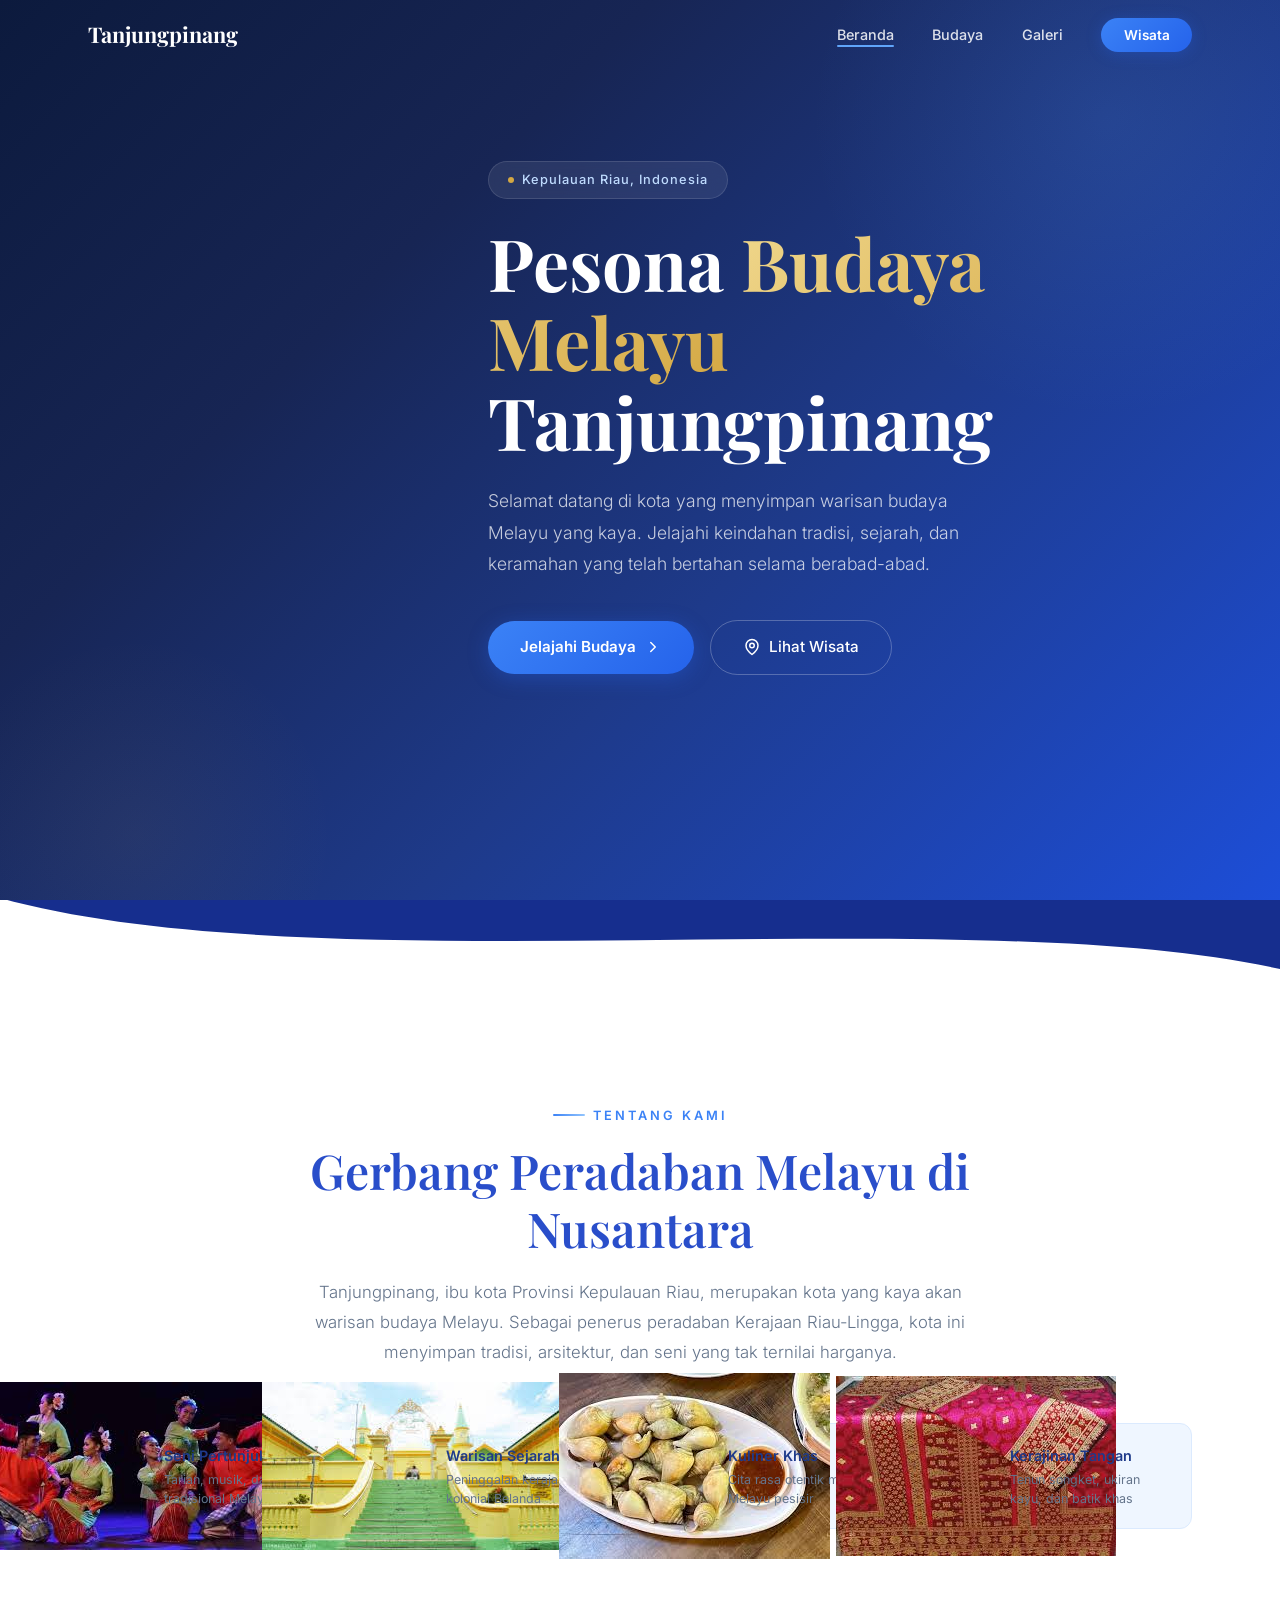
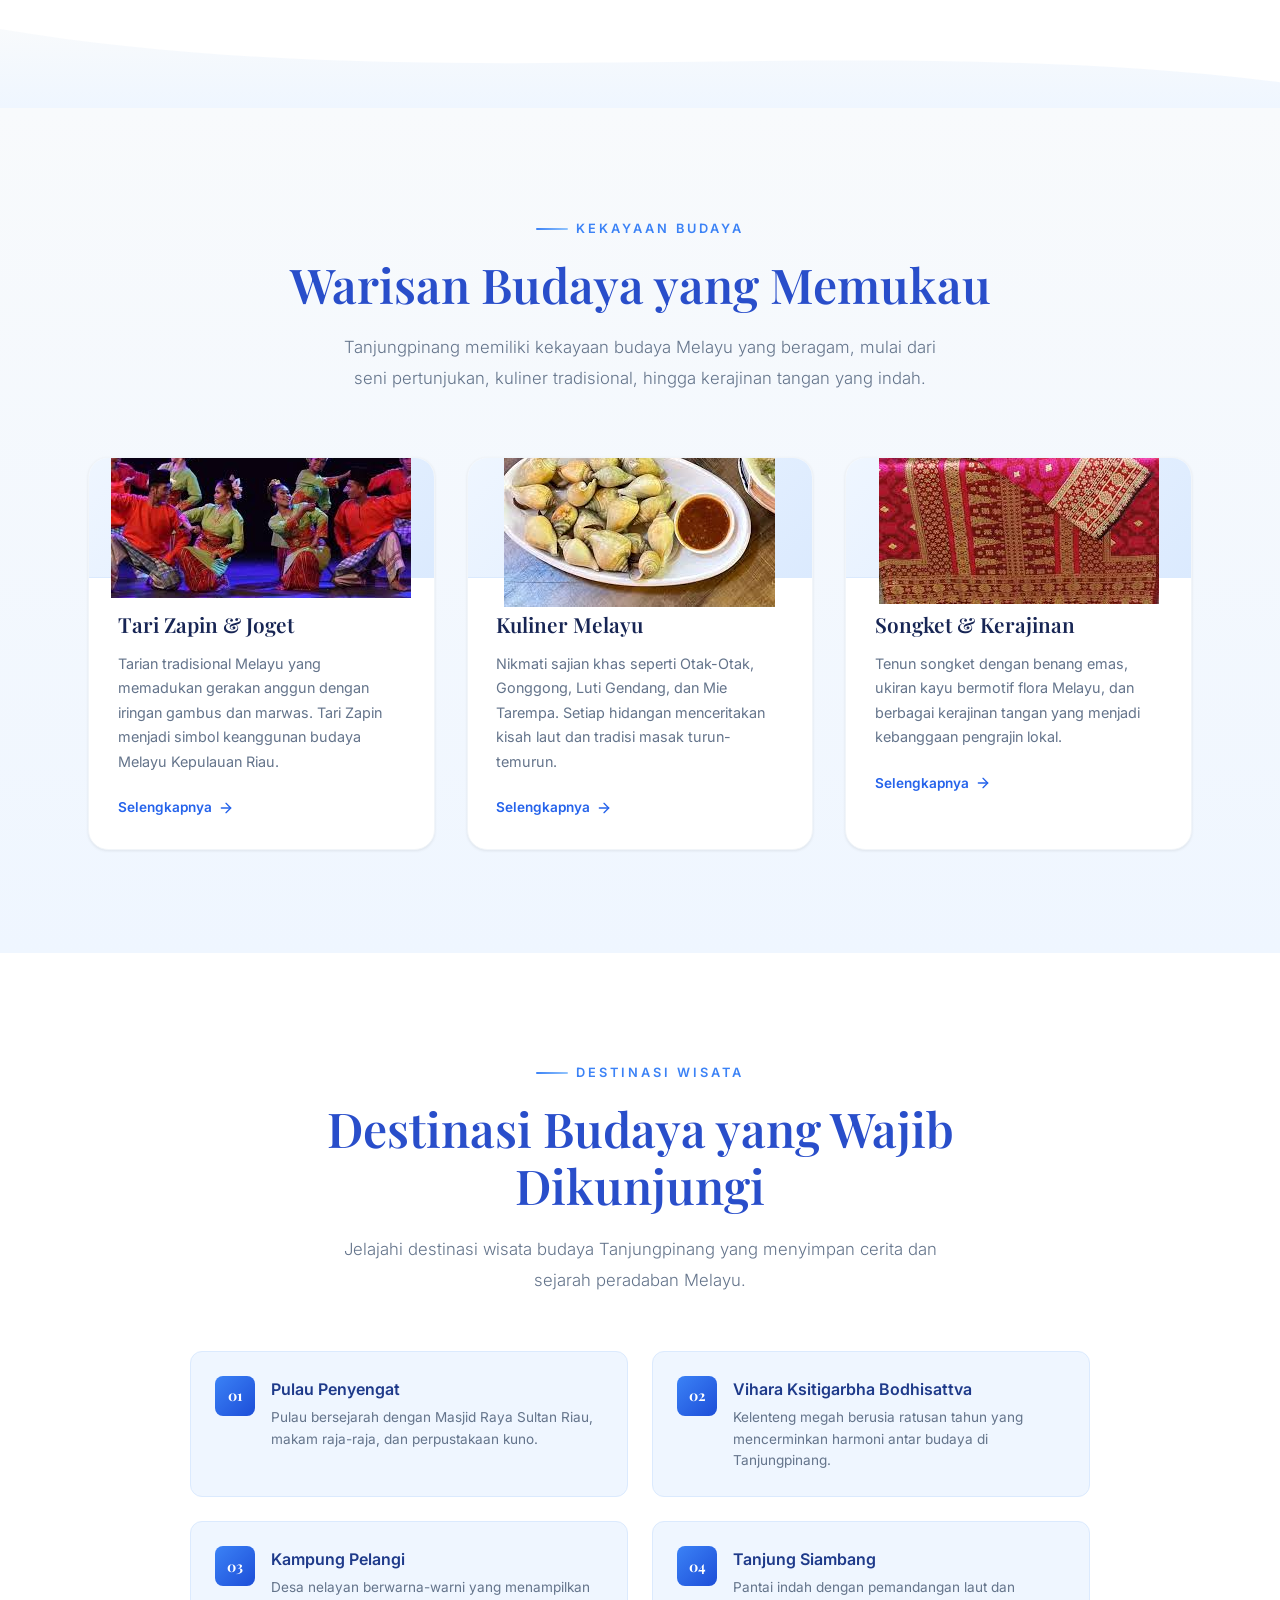
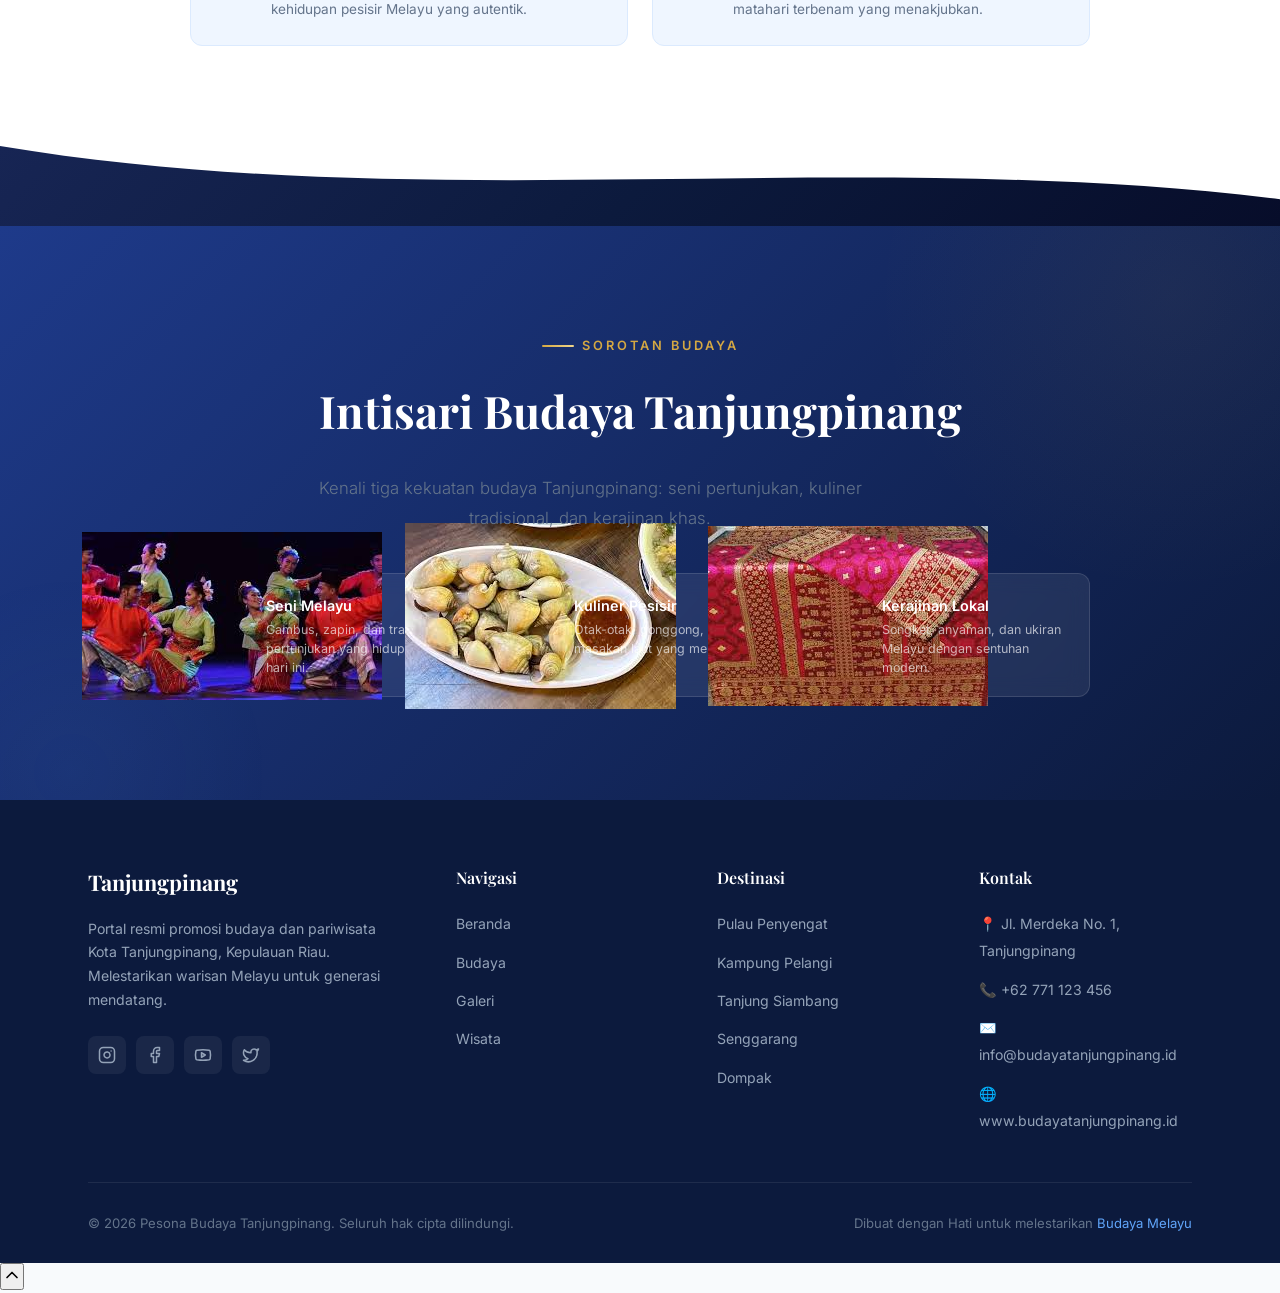
<file: index.html>
<!DOCTYPE html>
<html lang="id">
<head>
  <meta charset="UTF-8">
  <meta name="viewport" content="width=device-width, initial-scale=1.0">
  <meta name="description" content="Jelajahi keindahan dan kekayaan budaya Melayu Tanjungpinang, Kepulauan Riau. Temukan destinasi wisata, kuliner khas, seni tradisional, dan warisan sejarah yang memukau.">
  <meta name="keywords" content="Tanjungpinang, budaya Melayu, wisata Kepulauan Riau, Pulau Penyengat, seni tradisional, kuliner Melayu">
  <title>Pesona Budaya Tanjungpinang — Warisan Melayu Kepulauan Riau</title>
  <link rel="stylesheet" href="style.css">
</head>
<body>

  <!-- Page Loader -->
  <div class="page-loader" id="page-loader">
    <div class="loader-spinner"></div>
  </div>

  <!-- Scroll Progress Bar -->
  <div class="scroll-progress" id="scroll-progress"></div>

  <!-- ========== Section Navigasi ========== -->
  <nav class="navbar" id="navbar">
    <div class="container">
      <a href="index.html" class="nav-logo">
        <span>Tanjungpinang</span>
      </a>
      <ul class="nav-links" id="nav-links">
        <li><a href="index.html" class="active">Beranda</a></li>
        <li><a href="budaya.html">Budaya</a></li>
        <li><a href="galeri.html">Galeri</a></li>
        <li><a href="wisata.html" class="nav-cta">Wisata</a></li>
      </ul>
      <button class="nav-toggle" id="nav-toggle" aria-label="Toggle menu">
        <span></span>
        <span></span>
        <span></span>
      </button>
    </div>
  </nav>

  <!-- ========== Section Hero ========== -->
  <section class="hero" id="hero">
    <div class="hero-overlay"></div>
    <canvas id="hero-particles"></canvas>

    <!-- Floating Ornaments -->
    <div class="hero-ornament hero-ornament-1"></div>
    <div class="hero-ornament hero-ornament-2"></div>
    <div class="hero-ornament hero-ornament-3"></div>

    <div class="container hero-content">
      <div class="hero-badge">
        <span class="dot"></span>
        Kepulauan Riau, Indonesia
      </div>
      <h1>Pesona <span>Budaya Melayu</span> Tanjungpinang</h1>
      <p class="hero-desc">
        Selamat datang di kota yang menyimpan warisan budaya Melayu yang kaya. 
        Jelajahi keindahan tradisi, sejarah, dan keramahan yang telah bertahan selama berabad-abad.
      </p>
      <div class="hero-actions">
        <a href="budaya.html" class="btn-primary">
          Jelajahi Budaya
          <svg xmlns="http://www.w3.org/2000/svg" width="18" height="18" viewBox="0 0 24 24" fill="none" stroke="currentColor" stroke-width="2" stroke-linecap="round" stroke-linejoin="round"><path d="m9 18 6-6-6-6"/></svg>
        </a>
        <a href="wisata.html" class="btn-outline">
          <svg xmlns="http://www.w3.org/2000/svg" width="18" height="18" viewBox="0 0 24 24" fill="none" stroke="currentColor" stroke-width="2" stroke-linecap="round" stroke-linejoin="round"><path d="M20 10c0 6-8 12-8 12s-8-6-8-12a8 8 0 0 1 16 0Z"/><circle cx="12" cy="10" r="3"/></svg>
          Lihat Wisata
        </a>
      </div>
    </div>

    
  </section>

  <!-- Wave Divider: Hero → About -->
  <div class="wave-divider" style="background: var(--white); margin-top: -2px;">
    <svg viewBox="0 0 1440 100" preserveAspectRatio="none" xmlns="http://www.w3.org/2000/svg">
      <path fill="#162e8e" d="M0,0 C360,100 1080,0 1440,80 L1440,0 L0,0 Z"/>
    </svg>
  </div>

  <!-- ========== Section Tentang ========== -->
  <section class="about" id="tentang">
    <div class="container">
      <div class="about-centered reveal">
        <span class="section-label">Tentang Kami</span>
        <h2 class="section-title">Gerbang Peradaban Melayu di Nusantara</h2>
        <p class="section-subtitle about-desc">
          Tanjungpinang, ibu kota Provinsi Kepulauan Riau, merupakan kota yang kaya akan warisan budaya Melayu. 
          Sebagai penerus peradaban Kerajaan Riau-Lingga, kota ini menyimpan tradisi, arsitektur, dan seni yang 
          tak ternilai harganya.
        </p>
      </div>
      <div class="about-features stagger-children">
        <div class="about-feature">
          <div class="about-feature-icon"><img src="/gambar/Tari zapin" alt=""></div>
          <div>
            <h4>Seni Pertunjukan</h4>
            <p>Tarian, musik, dan teater tradisional Melayu</p>
          </div>
        </div>
        <div class="about-feature">
          <div class="about-feature-icon"><img src="/gambar/Masjid penyengat.jfif" alt=""></div>
          <div>
            <h4>Warisan Sejarah</h4>
            <p>Peninggalan kerajaan dan kolonial Belanda</p>
          </div>
        </div>
        <div class="about-feature">
          <div class="about-feature-icon"><img src="/gambar/gong-gong.jfif" alt=""></div>
          <div>
            <h4>Kuliner Khas</h4>
            <p>Cita rasa otentik masakan Melayu pesisir</p>
          </div>
        </div>
        <div class="about-feature">
          <div class="about-feature-icon"><img src="/gambar/songket.jfif" alt=""></div>
          <div>
            <h4>Kerajinan Tangan</h4>
            <p>Tenun songket, ukiran kayu, dan batik khas</p>
          </div>
        </div>
      </div>
    </div>
  </section>

  <!-- Wave Divider: About → Culture -->
  <div class="wave-divider" style="background: linear-gradient(180deg, var(--off-white) 0%, var(--blue-50) 100%); margin-top: -2px;">
    <svg viewBox="0 0 1440 80" preserveAspectRatio="none" xmlns="http://www.w3.org/2000/svg">
      <path fill="#ffffff" d="M0,0 C480,80 960,0 1440,60 L1440,0 L0,0 Z"/>
    </svg>
  </div>

  <!-- ========== Section Budaya ========== -->
  <section class="culture" id="budaya">
    <div class="container">
      <div class="culture-header reveal">
        <span class="section-label">Kekayaan Budaya</span>
        <h2 class="section-title">Warisan Budaya yang Memukau</h2>
        <p class="section-subtitle">
          Tanjungpinang memiliki kekayaan budaya Melayu yang beragam, mulai dari seni pertunjukan, 
          kuliner tradisional, hingga kerajinan tangan yang indah.
        </p>
      </div>

      <div class="culture-grid stagger-children">
        <!-- Card 1 -->
        <div class="culture-card">
          <div class="culture-card-icon">
            <span><img src="/gambar/Tari zapin" alt=""></span>
          </div>
          <div class="culture-card-body">
            <h3>Tari Zapin &amp; Joget</h3>
            <p>
              Tarian tradisional Melayu yang memadukan gerakan anggun dengan iringan gambus dan marwas. 
              Tari Zapin menjadi simbol keanggunan budaya Melayu Kepulauan Riau.
            </p>
            <a href="budaya.html" class="card-link">
              Selengkapnya
              <svg xmlns="http://www.w3.org/2000/svg" width="16" height="16" viewBox="0 0 24 24" fill="none" stroke="currentColor" stroke-width="2" stroke-linecap="round" stroke-linejoin="round"><path d="M5 12h14"/><path d="m12 5 7 7-7 7"/></svg>
            </a>
          </div>
        </div>

        <!-- Card 2 -->
        <div class="culture-card">
          <div class="culture-card-icon">
            <span><img src="/gambar/gong-gong.jfif" alt=""></span>
          </div>
          <div class="culture-card-body">
            <h3>Kuliner Melayu</h3>
            <p>
              Nikmati sajian khas seperti Otak-Otak, Gonggong, Luti Gendang, dan Mie Tarempa. 
              Setiap hidangan menceritakan kisah laut dan tradisi masak turun-temurun.
            </p>
            <a href="budaya.html" class="card-link">
              Selengkapnya
              <svg xmlns="http://www.w3.org/2000/svg" width="16" height="16" viewBox="0 0 24 24" fill="none" stroke="currentColor" stroke-width="2" stroke-linecap="round" stroke-linejoin="round"><path d="M5 12h14"/><path d="m12 5 7 7-7 7"/></svg>
            </a>
          </div>
        </div>

        <!-- Card 3 -->
        <div class="culture-card">
          <div class="culture-card-icon">
            <span><img src="/gambar/songket.jfif" alt=""></span>
          </div>
          <div class="culture-card-body">
            <h3>Songket &amp; Kerajinan</h3>
            <p>
              Tenun songket dengan benang emas, ukiran kayu bermotif flora Melayu, dan berbagai 
              kerajinan tangan yang menjadi kebanggaan pengrajin lokal.
            </p>
            <a href="budaya.html" class="card-link">
              Selengkapnya
              <svg xmlns="http://www.w3.org/2000/svg" width="16" height="16" viewBox="0 0 24 24" fill="none" stroke="currentColor" stroke-width="2" stroke-linecap="round" stroke-linejoin="round"><path d="M5 12h14"/><path d="m12 5 7 7-7 7"/></svg>
            </a>
          </div>
        </div>
      </div>
    </div>
  </section>

  <!-- ========== Section Destinasi ========== -->
  <section class="destinations" id="destinasi">
    <div class="container">
      <div class="dest-header reveal">
        <span class="section-label">Destinasi Wisata</span>
        <h2 class="section-title">Destinasi Budaya yang Wajib Dikunjungi</h2>
        <p class="section-subtitle">
          Jelajahi destinasi wisata budaya Tanjungpinang yang menyimpan cerita 
          dan sejarah peradaban Melayu.
        </p>
      </div>
      <div class="dest-list stagger-children">
        <div class="dest-item">
          <div class="dest-item-num">01</div>
          <div>
            <h4>Pulau Penyengat</h4>
            <p>Pulau bersejarah dengan Masjid Raya Sultan Riau, makam raja-raja, dan perpustakaan kuno.</p>
          </div>
        </div>
        <div class="dest-item">
          <div class="dest-item-num">02</div>
          <div>
            <h4>Vihara Ksitigarbha Bodhisattva</h4>
            <p>Kelenteng megah berusia ratusan tahun yang mencerminkan harmoni antar budaya di Tanjungpinang.</p>
          </div>
        </div>
        <div class="dest-item">
          <div class="dest-item-num">03</div>
          <div>
            <h4>Kampung Pelangi</h4>
            <p>Desa nelayan berwarna-warni yang menampilkan kehidupan pesisir Melayu yang autentik.</p>
          </div>
        </div>
        <div class="dest-item">
          <div class="dest-item-num">04</div>
          <div>
            <h4>Tanjung Siambang</h4>
            <p>Pantai indah dengan pemandangan laut dan matahari terbenam yang menakjubkan.</p>
          </div>
        </div>
      </div>
    </div>
  </section>

  <!-- Wave Divider: Destinations → Gurindam -->
  <div class="wave-divider" style="background: linear-gradient(135deg, var(--blue-900) 0%, var(--blue-950) 50%, #070d2a 100%); margin-top: -2px;">
    <svg viewBox="0 0 1440 80" preserveAspectRatio="none" xmlns="http://www.w3.org/2000/svg">
      <path fill="#ffffff" d="M0,0 C480,80 960,0 1440,60 L1440,0 L0,0 Z"/>
    </svg>
  </div>

  <!-- ========== Section Sorotan Budaya ========== -->
  <section class="gurindam" id="gurindam">
    <div class="container">
      <div class="gurindam-content reveal-scale">
        <span class="section-label gurindam-label">Sorotan Budaya</span>
        <h2 class="gurindam-title">Intisari Budaya Tanjungpinang</h2>
        <p class="section-subtitle">
          Kenali tiga kekuatan budaya Tanjungpinang: seni pertunjukan, kuliner tradisional, dan kerajinan khas.
        </p>
      </div>

      <div class="about-features stagger-children">
        <div class="about-feature reveal-scale">
          <div class="about-feature-icon"><img src="/gambar/Tari zapin" alt=""></div>
          <div>
            <h4>Seni Melayu</h4>
            <p>Gambus, zapin, dan tradisi pertunjukan yang hidup hingga hari ini.</p>
          </div>
        </div>
        <div class="about-feature reveal-scale">
          <div class="about-feature-icon"><img src="/gambar/gong-gong.jfif" alt=""></div>
          <div>
            <h4>Kuliner Pesisir</h4>
            <p>Otak-otak, gonggong, dan masakan laut yang menyejarah.</p>
          </div>
        </div>
        <div class="about-feature reveal-scale">
          <div class="about-feature-icon"><img src="/gambar/songket.jfif" alt=""></div>
          <div>
            <h4>Kerajinan Lokal</h4>
            <p>Songket, anyaman, dan ukiran Melayu dengan sentuhan modern.</p>
          </div>
        </div>
      </div>
    </div>
  </section>

  <!-- ========== Section Footer ========== -->
  <footer class="footer">
    <div class="container">
      <div class="footer-grid">
        <div class="footer-brand">
          <a href="index.html" class="nav-logo">
            <span>Tanjungpinang</span>
          </a>
          <p>
            Portal resmi promosi budaya dan pariwisata Kota Tanjungpinang, 
            Kepulauan Riau. Melestarikan warisan Melayu untuk generasi mendatang.
          </p>
          <div class="footer-socials">
            <a href="#" aria-label="Instagram">
              <svg xmlns="http://www.w3.org/2000/svg" width="18" height="18" viewBox="0 0 24 24" fill="none" stroke="currentColor" stroke-width="2" stroke-linecap="round" stroke-linejoin="round"><rect width="20" height="20" x="2" y="2" rx="5" ry="5"/><path d="M16 11.37A4 4 0 1 1 12.63 8 4 4 0 0 1 16 11.37z"/><line x1="17.5" x2="17.51" y1="6.5" y2="6.5"/></svg>
            </a>
            <a href="#" aria-label="Facebook">
              <svg xmlns="http://www.w3.org/2000/svg" width="18" height="18" viewBox="0 0 24 24" fill="none" stroke="currentColor" stroke-width="2" stroke-linecap="round" stroke-linejoin="round"><path d="M18 2h-3a5 5 0 0 0-5 5v3H7v4h3v8h4v-8h3l1-4h-4V7a1 1 0 0 1 1-1h3z"/></svg>
            </a>
            <a href="#" aria-label="YouTube">
              <svg xmlns="http://www.w3.org/2000/svg" width="18" height="18" viewBox="0 0 24 24" fill="none" stroke="currentColor" stroke-width="2" stroke-linecap="round" stroke-linejoin="round"><path d="M2.5 17a24.12 24.12 0 0 1 0-10 2 2 0 0 1 1.4-1.4 49.56 49.56 0 0 1 16.2 0A2 2 0 0 1 21.5 7a24.12 24.12 0 0 1 0 10 2 2 0 0 1-1.4 1.4 49.55 49.55 0 0 1-16.2 0A2 2 0 0 1 2.5 17"/><path d="m10 15 5-3-5-3z"/></svg>
            </a>
            <a href="#" aria-label="Twitter">
              <svg xmlns="http://www.w3.org/2000/svg" width="18" height="18" viewBox="0 0 24 24" fill="none" stroke="currentColor" stroke-width="2" stroke-linecap="round" stroke-linejoin="round"><path d="M22 4s-.7 2.1-2 3.4c1.6 10-9.4 17.3-18 11.6 2.2.1 4.4-.6 6-2C3 15.5.5 9.6 3 5c2.2 2.6 5.6 4.1 9 4-.9-4.2 4-6.6 7-3.8 1.1 0 3-1.2 3-1.2z"/></svg>
            </a>
          </div>
        </div>
        <div class="footer-col">
          <h4>Navigasi</h4>
          <ul>
            <li><a href="index.html">Beranda</a></li>
            <li><a href="budaya.html">Budaya</a></li>
            <li><a href="galeri.html">Galeri</a></li>
            <li><a href="wisata.html">Wisata</a></li>
          </ul>
        </div>
        <div class="footer-col">
          <h4>Destinasi</h4>
          <ul>
            <li><a href="#">Pulau Penyengat</a></li>
            <li><a href="#">Kampung Pelangi</a></li>
            <li><a href="#">Tanjung Siambang</a></li>
            <li><a href="#">Senggarang</a></li>
            <li><a href="#">Dompak</a></li>
          </ul>
        </div>
        <div class="footer-col">
          <h4>Kontak</h4>
          <ul>
            <li><a href="#">📍 Jl. Merdeka No. 1, Tanjungpinang</a></li>
            <li><a href="#">📞 +62 771 123 456</a></li>
            <li><a href="#">✉️ info@budayatanjungpinang.id</a></li>
            <li><a href="#">🌐 www.budayatanjungpinang.id</a></li>
          </ul>
        </div>
      </div>
      <div class="footer-bottom">
        <span>&copy; 2026 Pesona Budaya Tanjungpinang. Seluruh hak cipta dilindungi.</span>
        <span>
          Dibuat dengan Hati untuk melestarikan <a href="#">Budaya Melayu</a>
        </span>
      </div>
    </div>
  </footer>

  <!-- Back to Top Button -->
  <button class="back-to-top" id="back-to-top" aria-label="Kembali ke atas">
    <svg xmlns="http://www.w3.org/2000/svg" width="20" height="20" viewBox="0 0 24 24" fill="none" stroke="currentColor" stroke-width="2" stroke-linecap="round" stroke-linejoin="round"><path d="m18 15-6-6-6 6"/></svg>
  </button>

  <script src="script.js"></script>
</body>
</html>
</file>
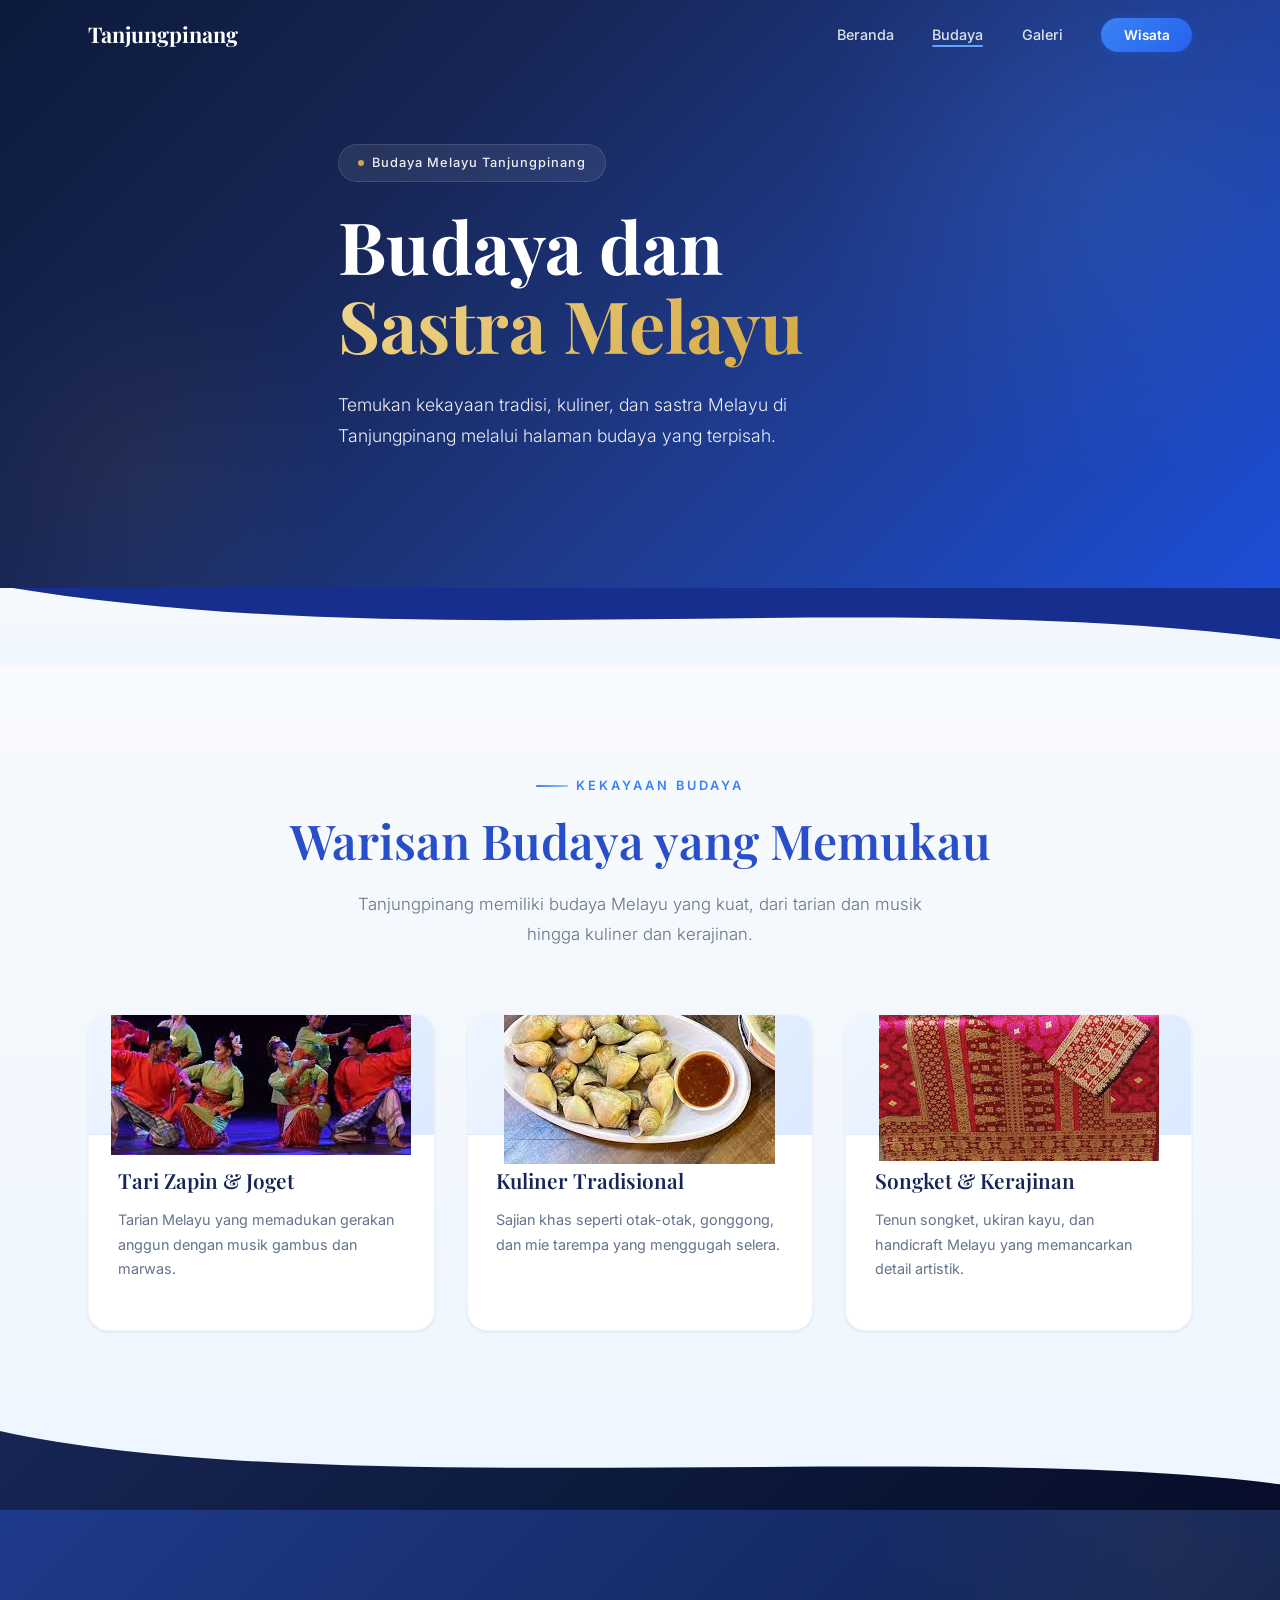
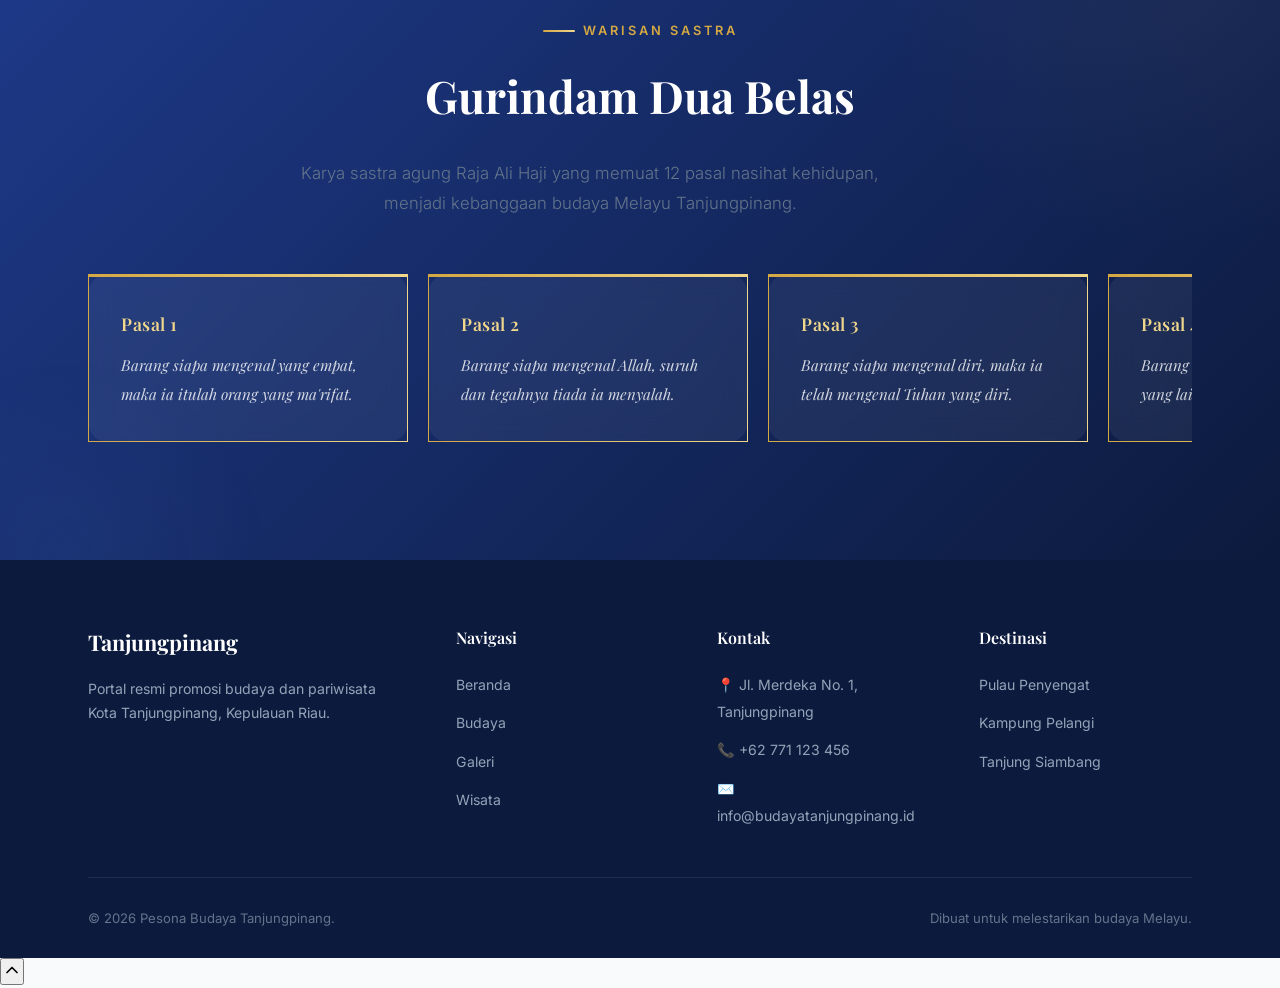
<file: budaya.html>
<!DOCTYPE html>
<html lang="id">
<head>
  <meta charset="UTF-8">
  <meta name="viewport" content="width=device-width, initial-scale=1.0">
  <meta name="description" content="Budaya Melayu Tanjungpinang dan Gurindam Dua Belas dalam pengalaman halaman terpisah.">
  <title>Budaya — Pesona Budaya Tanjungpinang</title>
  <link rel="stylesheet" href="style.css">
</head>
<body>

  <!-- Page Loader -->
  <div class="page-loader" id="page-loader">
    <div class="loader-spinner"></div>
  </div>

  <!-- Scroll Progress Bar -->
  <div class="scroll-progress" id="scroll-progress"></div>

  <nav class="navbar" id="navbar">
    <div class="container">
      <a href="index.html" class="nav-logo">
        <span>Tanjungpinang</span>
      </a>
      <ul class="nav-links" id="nav-links">
        <li><a href="index.html">Beranda</a></li>
        <li><a href="budaya.html" class="active">Budaya</a></li>
        <li><a href="galeri.html">Galeri</a></li>
        <li><a href="wisata.html" class="nav-cta">Wisata</a></li>
      </ul>
      <button class="nav-toggle" id="nav-toggle" aria-label="Toggle menu">
        <span></span>
        <span></span>
        <span></span>
      </button>
    </div>
  </nav>

  <section class="hero culture-hero">
    <div class="hero-overlay"></div>
    <div class="hero-ornament hero-ornament-1"></div>
    <div class="hero-ornament hero-ornament-2"></div>
    <div class="container hero-content">
      <div class="hero-badge">
        <span class="dot"></span>
        Budaya Melayu Tanjungpinang
      </div>
      <h1>Budaya dan <span>Sastra Melayu</span></h1>
      <p class="hero-desc">
        Temukan kekayaan tradisi, kuliner, dan sastra Melayu di Tanjungpinang melalui halaman budaya yang terpisah.
      </p>
    </div>
  </section>

  <!-- Wave Divider -->
  <div class="wave-divider" style="background: linear-gradient(180deg, var(--off-white) 0%, var(--blue-50) 100%); margin-top: -2px;">
    <svg viewBox="0 0 1440 80" preserveAspectRatio="none" xmlns="http://www.w3.org/2000/svg">
      <path fill="#162e8e" d="M0,0 C480,80 960,0 1440,60 L1440,0 L0,0 Z"/>
    </svg>
  </div>

  <main>
    <section class="culture" id="budaya">
      <div class="container">
        <div class="culture-header reveal">
          <span class="section-label">Kekayaan Budaya</span>
          <h2 class="section-title">Warisan Budaya yang Memukau</h2>
          <p class="section-subtitle">
            Tanjungpinang memiliki budaya Melayu yang kuat, dari tarian dan musik hingga kuliner dan kerajinan.
          </p>
        </div>

        <div class="culture-grid stagger-children">
          <div class="culture-card">
            <div class="culture-card-icon">
              <span><img src="/gambar/Tari zapin" alt=""></span>
            </div>
            <div class="culture-card-body">
              <h3>Tari Zapin &amp; Joget</h3>
              <p>
                Tarian Melayu yang memadukan gerakan anggun dengan musik gambus dan marwas.
              </p>
            </div>
          </div>
          <div class="culture-card">
            <div class="culture-card-icon">
              <span><img src="/gambar/gong-gong.jfif" alt=""></span>
            </div>
            <div class="culture-card-body">
              <h3>Kuliner Tradisional</h3>
              <p>
                Sajian khas seperti otak-otak, gonggong, dan mie tarempa yang menggugah selera.
              </p>
            </div>
          </div>
          <div class="culture-card">
            <div class="culture-card-icon">
              <span><img src="/gambar/songket.jfif" alt=""></span>
            </div>
            <div class="culture-card-body">
              <h3>Songket &amp; Kerajinan</h3>
              <p>
                Tenun songket, ukiran kayu, dan handicraft Melayu yang memancarkan detail artistik.
              </p>
            </div>
          </div>
        </div>
      </div>
    </section>

    <!-- Wave Divider: Culture → Gurindam -->
    <div class="wave-divider" style="background: linear-gradient(135deg, var(--blue-900) 0%, var(--blue-950) 50%, #070d2a 100%); margin-top: -2px;">
      <svg viewBox="0 0 1440 80" preserveAspectRatio="none" xmlns="http://www.w3.org/2000/svg">
        <path fill="var(--blue-50)" d="M0,0 C360,80 1080,10 1440,60 L1440,0 L0,0 Z"/>
      </svg>
    </div>

    <section class="gurindam" id="gurindam">
      <div class="container">
        <div class="gurindam-content reveal-scale">
          <span class="section-label gurindam-label">Warisan Sastra</span>
          <h2 class="gurindam-title">Gurindam Dua Belas</h2>
          <p class="section-subtitle">
            Karya sastra agung Raja Ali Haji yang memuat 12 pasal nasihat kehidupan, menjadi kebanggaan budaya Melayu Tanjungpinang.
          </p>
        </div>

        <div class="gurindam-slider-wrapper reveal-scale">
          <div class="gurindam-slider">
            <article class="gurindam-card">
              <h3>Pasal 1</h3>
              <p>Barang siapa mengenal yang empat, maka ia itulah orang yang ma'rifat.</p>
            </article>
            <article class="gurindam-card">
              <h3>Pasal 2</h3>
              <p>Barang siapa mengenal Allah, suruh dan tegahnya tiada ia menyalah.</p>
            </article>
            <article class="gurindam-card">
              <h3>Pasal 3</h3>
              <p>Barang siapa mengenal diri, maka ia telah mengenal Tuhan yang diri.</p>
            </article>
            <article class="gurindam-card">
              <h3>Pasal 4</h3>
              <p>Barang siapa mengenal Allah, tidak yang lain ia sembah dan sembahnya.</p>
            </article>
            <article class="gurindam-card">
              <h3>Pasal 5</h3>
              <p>Barang siapa mengenal niat, ia itulah yang mengadili perbuatan.</p>
            </article>
            <article class="gurindam-card">
              <h3>Pasal 6</h3>
              <p>Barang siapa mengenal amal, ia itulah yang menjadi timbangannya.</p>
            </article>
            <article class="gurindam-card">
              <h3>Pasal 7</h3>
              <p>Barang siapa mengenal bakti, ia itulah orang yang membelah adat.</p>
            </article>
            <article class="gurindam-card">
              <h3>Pasal 8</h3>
              <p>Barang siapa mengenal taat, ia itulah orang yang memelihara diri.</p>
            </article>
            <article class="gurindam-card">
              <h3>Pasal 9</h3>
              <p>Barang siapa mengenal jujur, ia itulah tempat orang memberi amanat.</p>
            </article>
            <article class="gurindam-card">
              <h3>Pasal 10</h3>
              <p>Barang siapa mengenal putus, itu tanda tiada bersabar.</p>
            </article>
            <article class="gurindam-card">
              <h3>Pasal 11</h3>
              <p>Barang siapa mengenal sungguh, ia itulah orang yang sudah berkah.</p>
            </article>
            <article class="gurindam-card">
              <h3>Pasal 12</h3>
              <p>Barang siapa mengenal cinta, tiada mengharap puji serta kata.</p>
            </article>
          </div>
        </div>
      </div>
    </section>
  </main>

  <footer class="footer">
    <div class="container">
      <div class="footer-grid">
        <div class="footer-brand">
          <a href="index.html" class="nav-logo">
            <span>Tanjungpinang</span>
          </a>
          <p>
            Portal resmi promosi budaya dan pariwisata Kota Tanjungpinang, Kepulauan Riau.
          </p>
        </div>
        <div class="footer-col">
          <h4>Navigasi</h4>
          <ul>
            <li><a href="index.html">Beranda</a></li>
            <li><a href="budaya.html">Budaya</a></li>
            <li><a href="galeri.html">Galeri</a></li>
            <li><a href="wisata.html">Wisata</a></li>
          </ul>
        </div>
        <div class="footer-col">
          <h4>Kontak</h4>
          <ul>
            <li><a href="#">📍 Jl. Merdeka No. 1, Tanjungpinang</a></li>
            <li><a href="#">📞 +62 771 123 456</a></li>
            <li><a href="#">✉️ info@budayatanjungpinang.id</a></li>
          </ul>
        </div>
        <div class="footer-col">
          <h4>Destinasi</h4>
          <ul>
            <li><a href="#">Pulau Penyengat</a></li>
            <li><a href="#">Kampung Pelangi</a></li>
            <li><a href="#">Tanjung Siambang</a></li>
          </ul>
        </div>
      </div>
      <div class="footer-bottom">
        <span>&copy; 2026 Pesona Budaya Tanjungpinang.</span>
        <span>Dibuat untuk melestarikan budaya Melayu.</span>
      </div>
    </div>
  </footer>

  <!-- Back to Top -->
  <button class="back-to-top" id="back-to-top" aria-label="Kembali ke atas">
    <svg xmlns="http://www.w3.org/2000/svg" width="20" height="20" viewBox="0 0 24 24" fill="none" stroke="currentColor" stroke-width="2" stroke-linecap="round" stroke-linejoin="round"><path d="m18 15-6-6-6 6"/></svg>
  </button>

  <script src="script.js"></script>
</body>
</html>
</file>
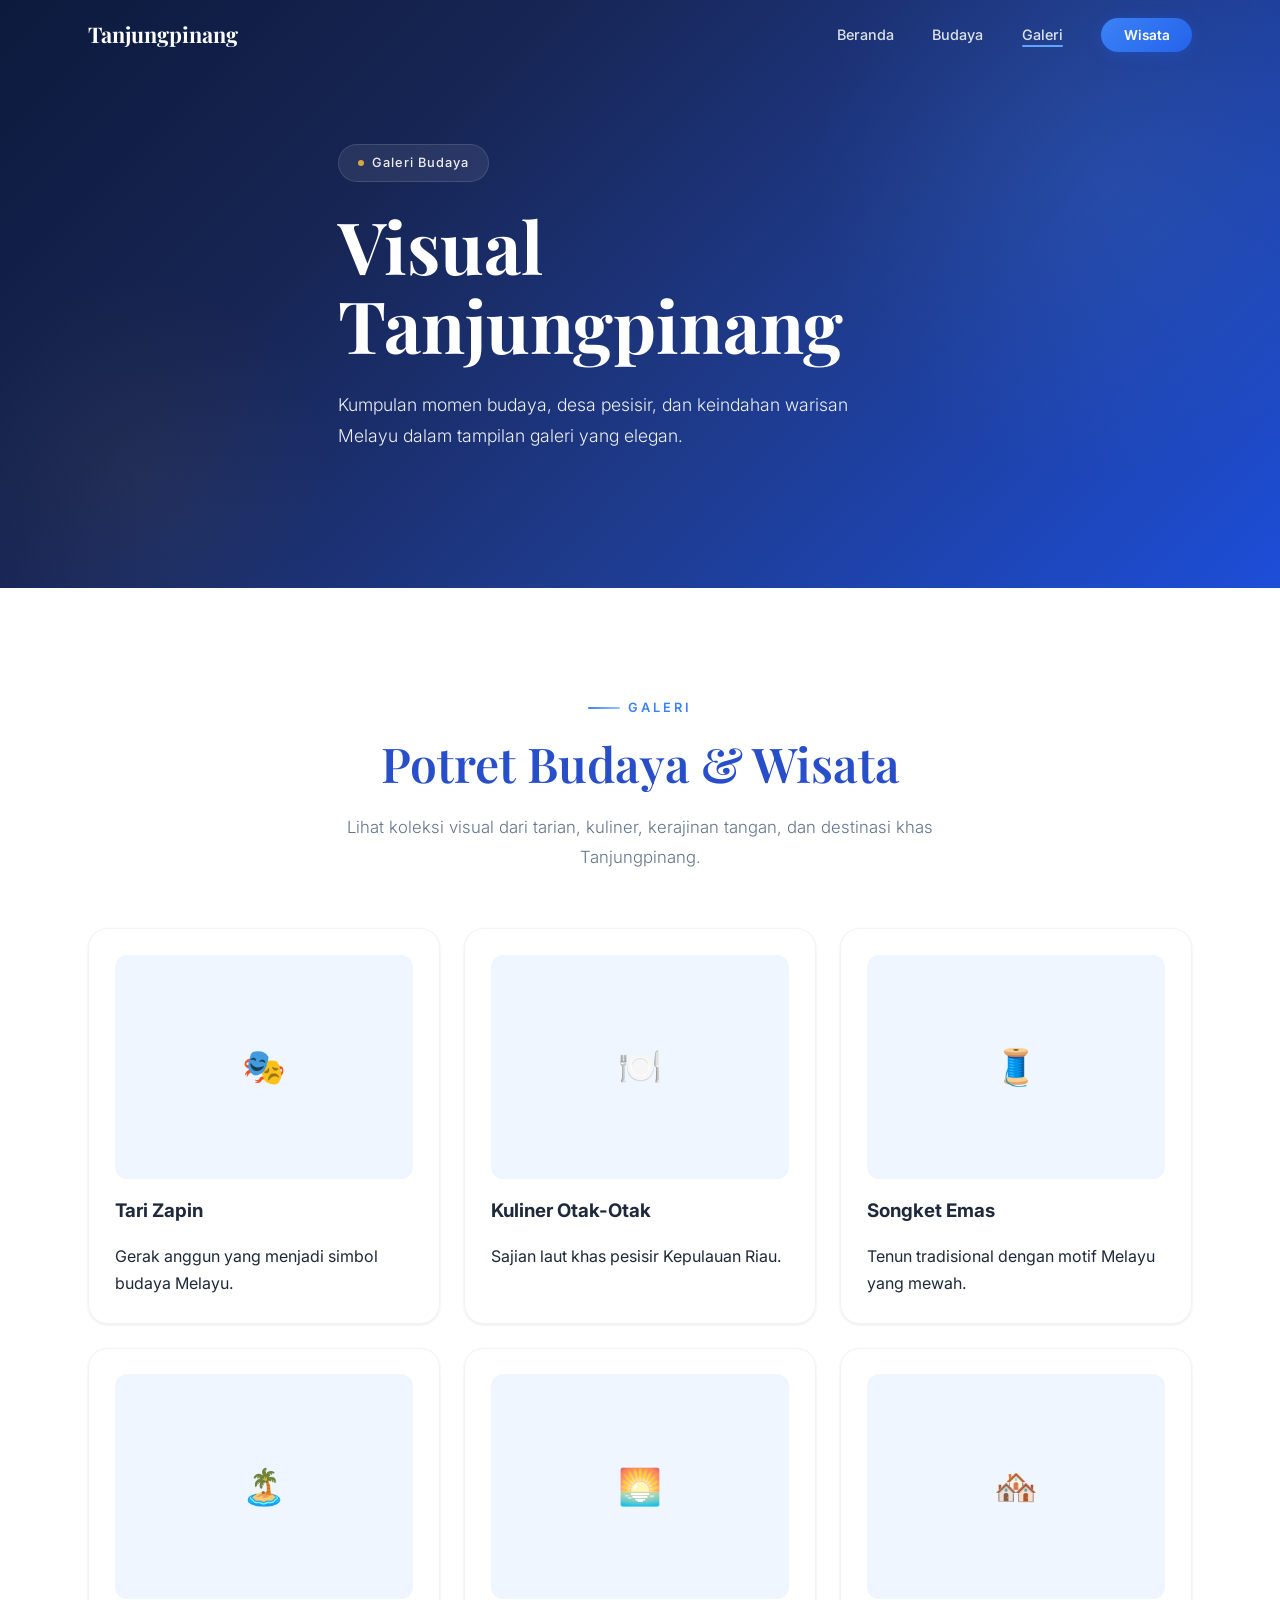
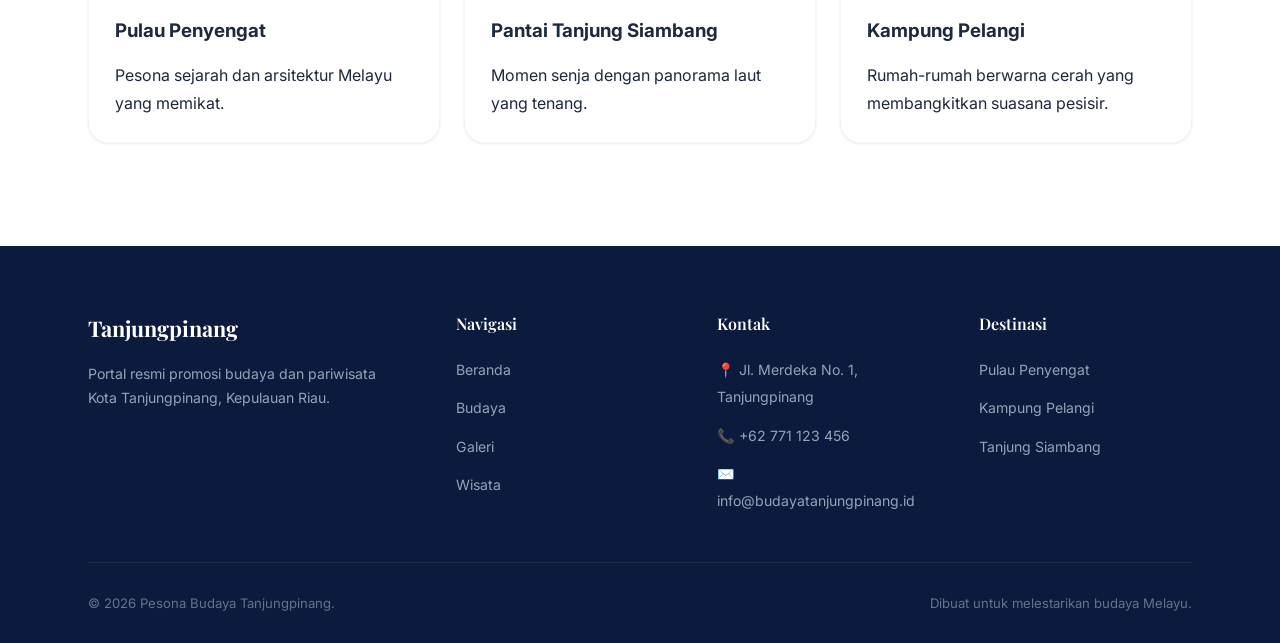
<file: galeri.html>
<!DOCTYPE html>
<html lang="id">
<head>
  <meta charset="UTF-8">
  <meta name="viewport" content="width=device-width, initial-scale=1.0">
  <meta name="description" content="Galeri visual budaya dan wisata Tanjungpinang.">
  <title>Galeri — Pesona Budaya Tanjungpinang</title>
  <link rel="stylesheet" href="style.css">
</head>
<body>
  <nav class="navbar" id="navbar">
    <div class="container">
      <a href="index.html" class="nav-logo">
        <span>Tanjungpinang</span>
      </a>
      <ul class="nav-links" id="nav-links">
        <li><a href="index.html">Beranda</a></li>
        <li><a href="budaya.html">Budaya</a></li>
        <li><a href="galeri.html" class="active">Galeri</a></li>
        <li><a href="wisata.html" class="nav-cta">Wisata</a></li>
      </ul>
      <button class="nav-toggle" id="nav-toggle" aria-label="Toggle menu">
        <span></span>
        <span></span>
        <span></span>
      </button>
    </div>
  </nav>

  <section class="hero culture-hero">
    <div class="hero-overlay"></div>
    <div class="container hero-content">
      <div class="hero-badge">
        <span class="dot"></span>
        Galeri Budaya
      </div>
      <h1>Visual Tanjungpinang</h1>
      <p class="hero-desc">
        Kumpulan momen budaya, desa pesisir, dan keindahan warisan Melayu dalam tampilan galeri yang elegan.
      </p>
    </div>
  </section>

  <main>
    <section class="about" id="galeri">
      <div class="container">
        <div class="about-centered reveal">
          <span class="section-label">Galeri</span>
          <h2 class="section-title">Potret Budaya & Wisata</h2>
          <p class="section-subtitle about-desc">
            Lihat koleksi visual dari tarian, kuliner, kerajinan tangan, dan destinasi khas Tanjungpinang.
          </p>
        </div>

        <div class="gallery-grid stagger-children">
          <div class="gallery-card reveal-scale">
            <div class="gallery-card-image">🎭</div>
            <h3>Tari Zapin</h3>
            <p>Gerak anggun yang menjadi simbol budaya Melayu.</p>
          </div>
          <div class="gallery-card reveal-scale">
            <div class="gallery-card-image">🍽️</div>
            <h3>Kuliner Otak-Otak</h3>
            <p>Sajian laut khas pesisir Kepulauan Riau.</p>
          </div>
          <div class="gallery-card reveal-scale">
            <div class="gallery-card-image">🧵</div>
            <h3>Songket Emas</h3>
            <p>Tenun tradisional dengan motif Melayu yang mewah.</p>
          </div>
          <div class="gallery-card reveal-scale">
            <div class="gallery-card-image">🏝️</div>
            <h3>Pulau Penyengat</h3>
            <p>Pesona sejarah dan arsitektur Melayu yang memikat.</p>
          </div>
          <div class="gallery-card reveal-scale">
            <div class="gallery-card-image">🌅</div>
            <h3>Pantai Tanjung Siambang</h3>
            <p>Momen senja dengan panorama laut yang tenang.</p>
          </div>
          <div class="gallery-card reveal-scale">
            <div class="gallery-card-image">🏘️</div>
            <h3>Kampung Pelangi</h3>
            <p>Rumah-rumah berwarna cerah yang membangkitkan suasana pesisir.</p>
          </div>
        </div>
      </div>
    </section>
  </main>

  <footer class="footer">
    <div class="container">
      <div class="footer-grid">
        <div class="footer-brand">
          <a href="index.html" class="nav-logo">
            <span>Tanjungpinang</span>
          </a>
          <p>
            Portal resmi promosi budaya dan pariwisata Kota Tanjungpinang, Kepulauan Riau.
          </p>
        </div>
        <div class="footer-col">
          <h4>Navigasi</h4>
          <ul>
            <li><a href="index.html">Beranda</a></li>
            <li><a href="budaya.html">Budaya</a></li>
            <li><a href="galeri.html">Galeri</a></li>
            <li><a href="wisata.html">Wisata</a></li>
          </ul>
        </div>
        <div class="footer-col">
          <h4>Kontak</h4>
          <ul>
            <li><a href="#">📍 Jl. Merdeka No. 1, Tanjungpinang</a></li>
            <li><a href="#">📞 +62 771 123 456</a></li>
            <li><a href="#">✉️ info@budayatanjungpinang.id</a></li>
          </ul>
        </div>
        <div class="footer-col">
          <h4>Destinasi</h4>
          <ul>
            <li><a href="#">Pulau Penyengat</a></li>
            <li><a href="#">Kampung Pelangi</a></li>
            <li><a href="#">Tanjung Siambang</a></li>
          </ul>
        </div>
      </div>
      <div class="footer-bottom">
        <span>&copy; 2026 Pesona Budaya Tanjungpinang.</span>
        <span>Dibuat untuk melestarikan budaya Melayu.</span>
      </div>
    </div>
  </footer>

  <script src="script.js"></script>
</body>
</html>
</file>
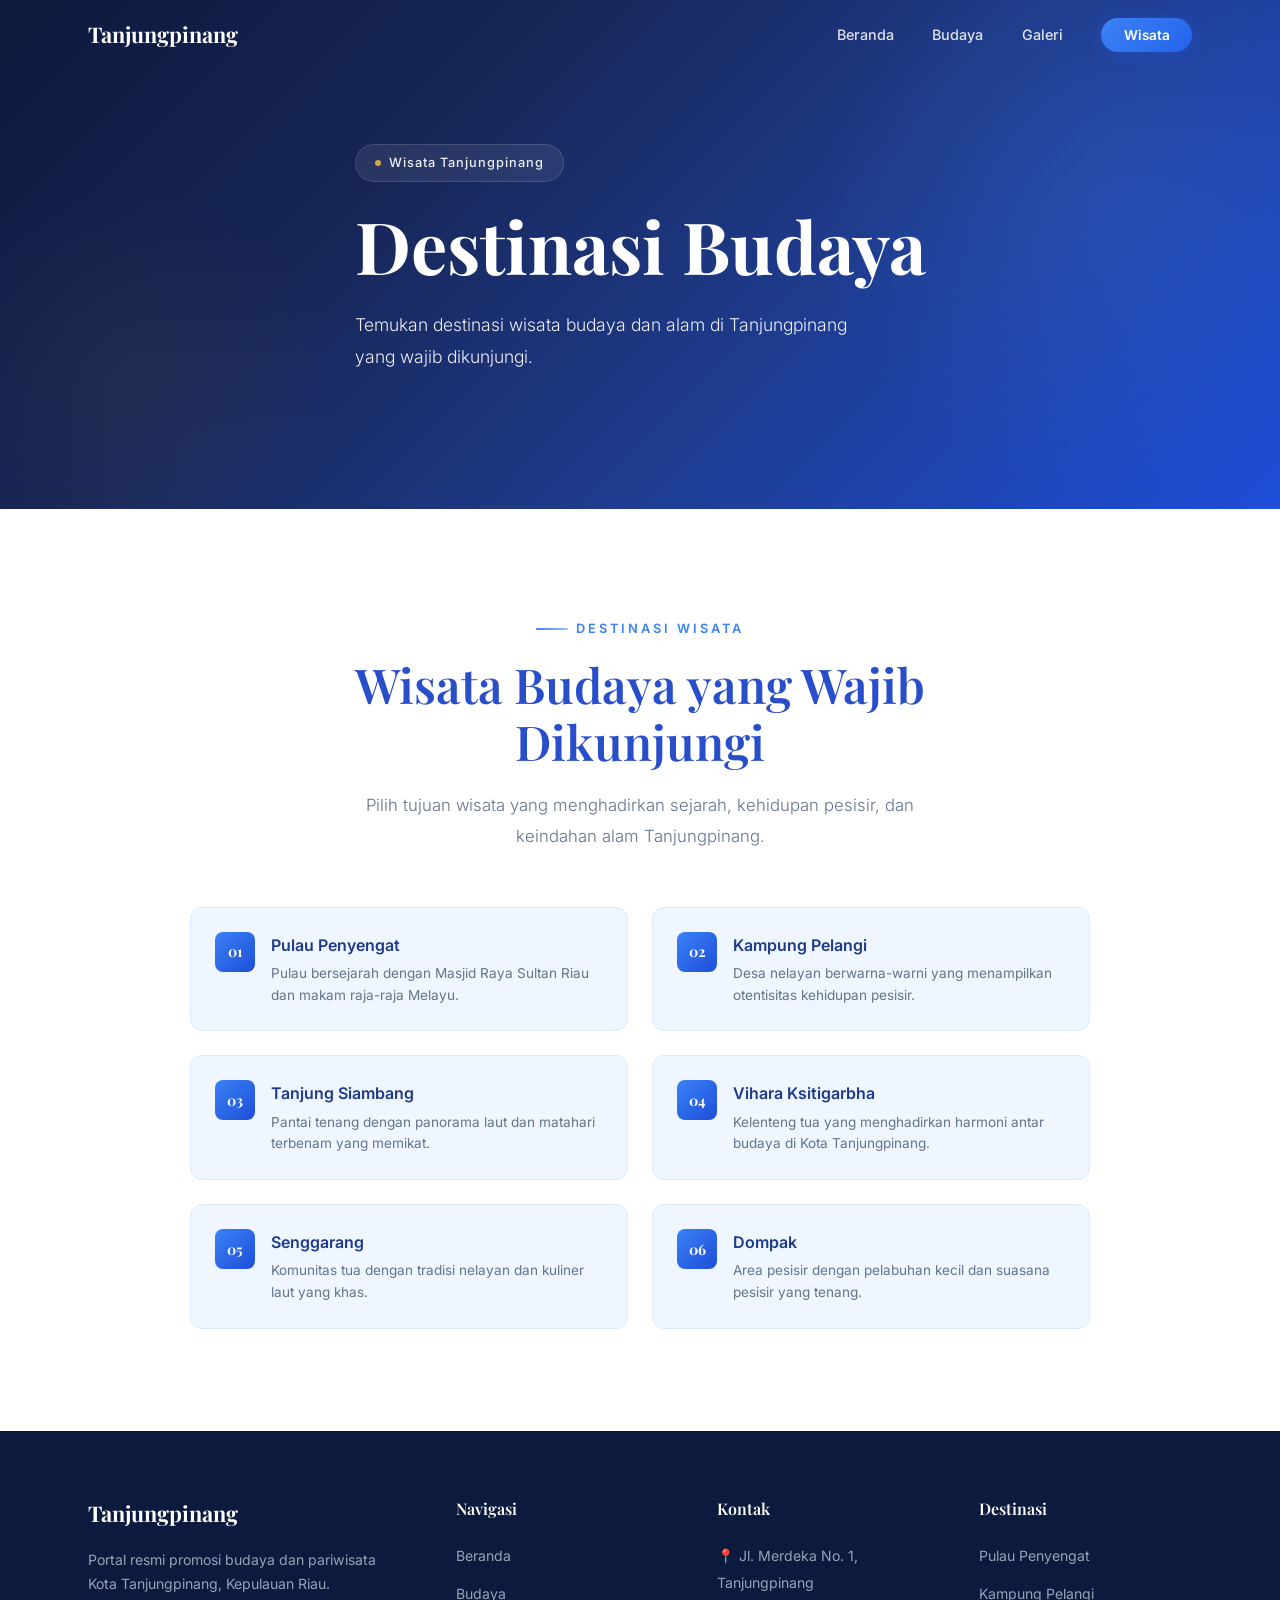
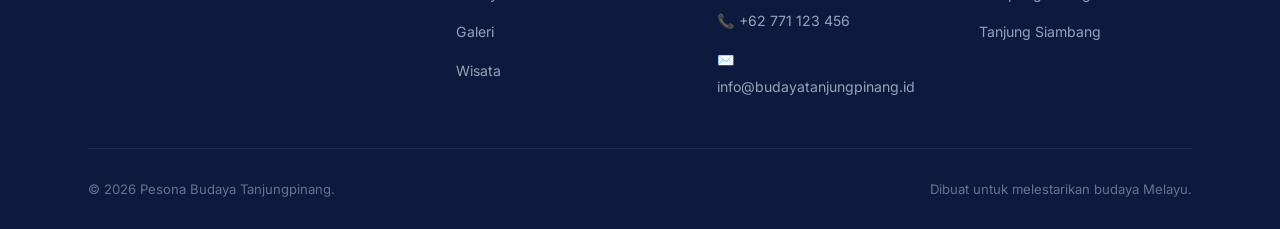
<file: wisata.html>
<!DOCTYPE html>
<html lang="id">
<head>
  <meta charset="UTF-8">
  <meta name="viewport" content="width=device-width, initial-scale=1.0">
  <meta name="description" content="Destinasi wisata budaya Tanjungpinang.">
  <title>Wisata — Pesona Budaya Tanjungpinang</title>
  <link rel="stylesheet" href="style.css">
</head>
<body>
  <nav class="navbar" id="navbar">
    <div class="container">
      <a href="index.html" class="nav-logo">
        <span>Tanjungpinang</span>
      </a>
      <ul class="nav-links" id="nav-links">
        <li><a href="index.html">Beranda</a></li>
        <li><a href="budaya.html">Budaya</a></li>
        <li><a href="galeri.html">Galeri</a></li>
        <li><a href="wisata.html" class="nav-cta">Wisata</a></li>
      </ul>
      <button class="nav-toggle" id="nav-toggle" aria-label="Toggle menu">
        <span></span>
        <span></span>
        <span></span>
      </button>
    </div>
  </nav>

  <section class="hero culture-hero">
    <div class="hero-overlay"></div>
    <div class="container hero-content">
      <div class="hero-badge">
        <span class="dot"></span>
        Wisata Tanjungpinang
      </div>
      <h1>Destinasi Budaya</h1>
      <p class="hero-desc">
        Temukan destinasi wisata budaya dan alam di Tanjungpinang yang wajib dikunjungi.
      </p>
    </div>
  </section>

  <main>
    <section class="destinations" id="destinasi">
      <div class="container">
        <div class="dest-header reveal">
          <span class="section-label">Destinasi Wisata</span>
          <h2 class="section-title">Wisata Budaya yang Wajib Dikunjungi</h2>
          <p class="section-subtitle">
            Pilih tujuan wisata yang menghadirkan sejarah, kehidupan pesisir, dan keindahan alam Tanjungpinang.
          </p>
        </div>

        <div class="dest-list stagger-children">
          <div class="dest-item reveal-scale">
            <div class="dest-item-num">01</div>
            <div>
              <h4>Pulau Penyengat</h4>
              <p>Pulau bersejarah dengan Masjid Raya Sultan Riau dan makam raja-raja Melayu.</p>
            </div>
          </div>
          <div class="dest-item reveal-scale">
            <div class="dest-item-num">02</div>
            <div>
              <h4>Kampung Pelangi</h4>
              <p>Desa nelayan berwarna-warni yang menampilkan otentisitas kehidupan pesisir.</p>
            </div>
          </div>
          <div class="dest-item reveal-scale">
            <div class="dest-item-num">03</div>
            <div>
              <h4>Tanjung Siambang</h4>
              <p>Pantai tenang dengan panorama laut dan matahari terbenam yang memikat.</p>
            </div>
          </div>
          <div class="dest-item reveal-scale">
            <div class="dest-item-num">04</div>
            <div>
              <h4>Vihara Ksitigarbha</h4>
              <p>Kelenteng tua yang menghadirkan harmoni antar budaya di Kota Tanjungpinang.</p>
            </div>
          </div>
          <div class="dest-item reveal-scale">
            <div class="dest-item-num">05</div>
            <div>
              <h4>Senggarang</h4>
              <p>Komunitas tua dengan tradisi nelayan dan kuliner laut yang khas.</p>
            </div>
          </div>
          <div class="dest-item reveal-scale">
            <div class="dest-item-num">06</div>
            <div>
              <h4>Dompak</h4>
              <p>Area pesisir dengan pelabuhan kecil dan suasana pesisir yang tenang.</p>
            </div>
          </div>
        </div>
      </div>
    </section>
  </main>

  <footer class="footer">
    <div class="container">
      <div class="footer-grid">
        <div class="footer-brand">
          <a href="index.html" class="nav-logo">
            <span>Tanjungpinang</span>
          </a>
          <p>
            Portal resmi promosi budaya dan pariwisata Kota Tanjungpinang, Kepulauan Riau.
          </p>
        </div>
        <div class="footer-col">
          <h4>Navigasi</h4>
          <ul>
            <li><a href="index.html">Beranda</a></li>
            <li><a href="budaya.html">Budaya</a></li>
            <li><a href="galeri.html">Galeri</a></li>
            <li><a href="wisata.html">Wisata</a></li>
          </ul>
        </div>
        <div class="footer-col">
          <h4>Kontak</h4>
          <ul>
            <li><a href="#">📍 Jl. Merdeka No. 1, Tanjungpinang</a></li>
            <li><a href="#">📞 +62 771 123 456</a></li>
            <li><a href="#">✉️ info@budayatanjungpinang.id</a></li>
          </ul>
        </div>
        <div class="footer-col">
          <h4>Destinasi</h4>
          <ul>
            <li><a href="#">Pulau Penyengat</a></li>
            <li><a href="#">Kampung Pelangi</a></li>
            <li><a href="#">Tanjung Siambang</a></li>
          </ul>
        </div>
      </div>
      <div class="footer-bottom">
        <span>&copy; 2026 Pesona Budaya Tanjungpinang.</span>
        <span>Dibuat untuk melestarikan budaya Melayu.</span>
      </div>
    </div>
  </footer>

  <script src="script.js"></script>
</body>
</html>
</file>
<file: style.css>
/* Google Fonts (Playfair Display untuk judul, Inter untuk isi teksnya) */
@import url('https://fonts.googleapis.com/css2?family=Playfair+Display:ital,wght@0,400;0,500;0,600;0,700;1,400;1,500&family=Inter:wght@300;400;500;600;700&display=swap');

/* CSS Custom Properties */
:root {
  /* Primary Blues */
  --blue-50: #eff6ff;
  --blue-100: #dbeafe;
  --blue-200: #bfdbfe;
  --blue-300: #93c5fd;
  --blue-400: #60a5fa;
  --blue-500: #3b82f6;
  --blue-600: #2563eb;
  --blue-700: #1d4ed8;
  --blue-800: #1e3a8a;
  --blue-900: #172554;
  --blue-950: #0c1a3d;

  /* Accent & Neutral */
  --gold: #d4a843;
  --gold-light: #f0d78c;
  --white: #ffffff;
  --off-white: #f8fafc;
  --gray-100: #f1f5f9;
  --gray-200: #e2e8f0;
  --gray-300: #cbd5e1;
  --gray-400: #94a3b8;
  --gray-500: #64748b;
  --gray-600: #475569;
  --gray-700: #334155;
  --gray-800: #1e293b;
  --gray-900: #0f172a;

  /* Typography */
  --font-display: 'Playfair Display', Georgia, serif;
  --font-body: 'Inter', -apple-system, BlinkMacSystemFont, sans-serif;

  /* Spacing */
  --section-padding: clamp(4rem, 8vw, 8rem);
  --container-max: 1200px;
  --container-padding: clamp(1.5rem, 4vw, 3rem);

  /* Transitions */
  --ease-smooth: cubic-bezier(0.25, 0.46, 0.45, 0.94);
  --ease-bounce: cubic-bezier(0.34, 1.56, 0.64, 1);

  /* Shadows */
  --shadow-sm: 0 1px 3px rgba(0, 0, 0, 0.08);
  --shadow-md: 0 4px 20px rgba(0, 0, 0, 0.1);
  --shadow-lg: 0 10px 40px rgba(0, 0, 0, 0.12);
  --shadow-xl: 0 20px 60px rgba(0, 0, 0, 0.15);

  /* Border Radius */
  --radius-sm: 8px;
  --radius-md: 12px;
  --radius-lg: 20px;
  --radius-xl: 28px;
  --radius-full: 9999px;
}

/* ---------- Reset & Base ---------- */
*,
*::before,
*::after {
  margin: 0;
  padding: 0;
  box-sizing: border-box;
}

html {
  scroll-behavior: smooth;
  scroll-padding-top: 80px;
}

body {
  font-family: var(--font-body);
  color: var(--gray-800);
  background-color: var(--off-white);
  line-height: 1.7;
  overflow-x: hidden;
  -webkit-font-smoothing: antialiased;
  -moz-osx-font-smoothing: grayscale;
}

a {
  text-decoration: none;
  color: inherit;
}

ul {
  list-style: none;
}

/* ---------- Utility ---------- */
.container {
  max-width: var(--container-max);
  margin: 0 auto;
  padding: 0 var(--container-padding);
}

.section-label {
  display: inline-flex;
  align-items: center;
  gap: 8px;
  font-family: var(--font-body);
  font-size: 0.8rem;
  font-weight: 600;
  letter-spacing: 3px;
  text-transform: uppercase;
  color: var(--blue-500);
  margin-bottom: 1rem;
}

.section-label::before {
  content: '';
  display: inline-block;
  width: 32px;
  height: 2px;
  background: linear-gradient(90deg, var(--blue-500), var(--blue-300));
  border-radius: 2px;
}

.section-title {
  font-family: var(--font-display);
  font-size: clamp(2rem, 4vw, 3rem);
  font-weight: 600;
  color: rgba(38, 76, 201, 0.989);
  line-height: 1.2;
  margin-bottom: 1.2rem;
}

.section-subtitle {
  font-size: 1.05rem;
  color: var(--gray-500);
  max-width: 600px;
  line-height: 1.8;
  font-weight: 300;
}

/* ---------- Scroll Reveal Animation ---------- */
.reveal {
  opacity: 0;
  transform: translateY(40px);
  transition: opacity 0.8s var(--ease-smooth), transform 0.8s var(--ease-smooth);
}

.reveal.visible {
  opacity: 1;
  transform: translateY(0);
}

.reveal-scale {
  opacity: 0;
  transform: scale(0.9);
  transition: opacity 0.8s var(--ease-smooth), transform 0.8s var(--ease-smooth);
}

.reveal-scale.visible {
  opacity: 1;
  transform: scale(1);
}

/* Stagger children */
.stagger-children > * {
  opacity: 0;
  transform: translateY(30px);
  transition: opacity 0.6s var(--ease-smooth), transform 0.6s var(--ease-smooth);
}

.stagger-children.visible > *:nth-child(1) { transition-delay: 0.1s; }
.stagger-children.visible > *:nth-child(2) { transition-delay: 0.2s; }
.stagger-children.visible > *:nth-child(3) { transition-delay: 0.3s; }
.stagger-children.visible > *:nth-child(4) { transition-delay: 0.4s; }

.stagger-children.visible > * {
  opacity: 1;
  transform: translateY(0);
}

/* Navigasi */
.navbar {
  position: fixed;
  top: 0;
  left: 0;
  right: 0;
  z-index: 1000;
  padding: 1rem 0;
  transition: all 0.4s var(--ease-smooth);
}

.navbar.scrolled {
  background: rgba(255, 255, 255, 0.92);
  backdrop-filter: blur(20px);
  -webkit-backdrop-filter: blur(20px);
  box-shadow: 0 1px 20px rgba(0, 0, 0, 0.06);
  padding: 0.6rem 0;
}

.navbar .container {
  display: flex;
  align-items: center;
  justify-content: space-between;
}

.nav-logo {
  display: flex;
  align-items: center;
  gap: 10px;
  font-family: var(--font-display);
  font-size: 1.35rem;
  font-weight: 700;
  color: var(--white);
  transition: color 0.4s;
}

.navbar.scrolled .nav-logo {
  color: var(--blue-800);
}

.nav-logo-icon {
  width: 36px;
  height: 36px;
  background: linear-gradient(135deg, var(--blue-400), var(--blue-600));
  border-radius: var(--radius-sm);
  display: flex;
  align-items: center;
  justify-content: center;
  font-size: 1.1rem;
  color: white;
  box-shadow: 0 2px 10px rgba(37, 99, 235, 0.3);
}

.nav-links {
  display: flex;
  align-items: center;
  gap: clamp(1.5rem, 3vw, 2.5rem);
}

.nav-links a {
  font-size: 0.9rem;
  font-weight: 500;
  color: rgba(255, 255, 255, 0.85);
  transition: color 0.3s;
  position: relative;
}

.nav-links a::after {
  content: '';
  position: absolute;
  bottom: -4px;
  left: 0;
  width: 0;
  height: 2px;
  background: var(--blue-400);
  border-radius: 2px;
  transition: width 0.3s var(--ease-smooth);
}

.nav-links a:hover::after,
.nav-links a.active::after {
  width: 100%;
}

.navbar.scrolled .nav-links a {
  color: var(--gray-600);
}

.navbar.scrolled .nav-links a:hover {
  color: var(--blue-600);
}

.nav-links a:hover {
  color: var(--white);
}

.nav-cta {
  padding: 0.55rem 1.4rem !important;
  background: linear-gradient(135deg, var(--blue-500), var(--blue-600));
  color: white !important;
  border-radius: var(--radius-full);
  font-weight: 600 !important;
  font-size: 0.85rem !important;
  box-shadow: 0 2px 15px rgba(37, 99, 235, 0.3);
  transition: transform 0.3s var(--ease-bounce), box-shadow 0.3s !important;
}

.nav-cta:hover {
  transform: translateY(-2px);
  box-shadow: 0 4px 20px rgba(37, 99, 235, 0.4) !important;
}

.nav-cta::after {
  display: none !important;
}

/* Mobile menu */
.nav-toggle {
  display: none;
  flex-direction: column;
  gap: 5px;
  cursor: pointer;
  padding: 5px;
  background: none;
  border: none;
}

.nav-toggle span {
  width: 24px;
  height: 2px;
  background: var(--white);
  border-radius: 2px;
  transition: all 0.3s;
}

.navbar.scrolled .nav-toggle span {
  background: var(--gray-700);
}

/* HERO SECTION (Pure Gradient — No Image)*/
.hero {
  position: relative;
  min-height: 100vh;
  display: flex;
  align-items: center;
  overflow: hidden;
}

.hero-overlay {
  position: absolute;
  inset: 0;
  background: linear-gradient(
    135deg,
    var(--blue-950) 0%,
    var(--blue-900) 30%,
    var(--blue-800) 60%,
    var(--blue-700) 100%
  );
  z-index: 0;
}

/* Subtle decorative shapes */
.hero-overlay::before {
  content: '';
  position: absolute;
  top: -20%;
  right: -10%;
  width: 600px;
  height: 600px;
  background: radial-gradient(circle, rgba(96, 165, 250, 0.12) 0%, transparent 70%);
  border-radius: 50%;
}

.hero-overlay::after {
  content: '';
  position: absolute;
  bottom: -15%;
  left: -5%;
  width: 400px;
  height: 400px;
  background: radial-gradient(circle, rgba(212, 168, 67, 0.06) 0%, transparent 70%);
  border-radius: 50%;
}

.hero-content {
  position: relative;
  z-index: 2;
  max-width: 700px;
  padding-top: 2rem;
  padding-bottom: 6rem;
}

.hero-badge {
  display: inline-flex;
  align-items: center;
  gap: 8px;
  padding: 0.45rem 1.2rem;
  background: rgba(255, 255, 255, 0.08);
  backdrop-filter: blur(10px);
  border: 1px solid rgba(255, 255, 255, 0.12);
  border-radius: var(--radius-full);
  font-size: 0.8rem;
  font-weight: 500;
  color: var(--blue-200);
  margin-bottom: 1.5rem;
  letter-spacing: 1px;
}

.hero-badge .dot {
  width: 6px;
  height: 6px;
  background: var(--gold);
  border-radius: 50%;
  animation: pulse 2s ease-in-out infinite;
}

@keyframes pulse {
  0%, 100% { opacity: 1; transform: scale(1); }
  50% { opacity: 0.6; transform: scale(1.5); }
}

.hero h1 {
  font-family: var(--font-display);
  font-size: clamp(2.8rem, 6vw, 4.5rem);
  font-weight: 700;
  color: var(--white);
  line-height: 1.1;
  margin-bottom: 1.5rem;
}

.hero h1 span {
  display: inline;
  background: linear-gradient(135deg, var(--gold-light), var(--gold));
  -webkit-background-clip: text;
  -webkit-text-fill-color: transparent;
  background-clip: text;
}

.hero-desc {
  font-size: 1.1rem;
  color: rgba(255, 255, 255, 0.75);
  line-height: 1.8;
  margin-bottom: 2.5rem;
  max-width: 520px;
  font-weight: 300;
}

.hero-actions {
  display: flex;
  align-items: center;
  gap: 1rem;
  flex-wrap: wrap;
}

.btn-primary {
  display: inline-flex;
  align-items: center;
  gap: 8px;
  padding: 0.85rem 2rem;
  background: linear-gradient(135deg, var(--blue-500), var(--blue-600));
  color: white;
  font-family: var(--font-body);
  font-size: 0.95rem;
  font-weight: 600;
  border: none;
  border-radius: var(--radius-full);
  cursor: pointer;
  box-shadow: 0 4px 20px rgba(37, 99, 235, 0.35);
  transition: transform 0.3s var(--ease-bounce), box-shadow 0.3s;
}

.btn-primary:hover {
  transform: translateY(-3px);
  box-shadow: 0 8px 30px rgba(37, 99, 235, 0.45);
}

.btn-outline {
  display: inline-flex;
  align-items: center;
  gap: 8px;
  padding: 0.85rem 2rem;
  background: transparent;
  color: white;
  font-family: var(--font-body);
  font-size: 0.95rem;
  font-weight: 500;
  border: 1.5px solid rgba(255, 255, 255, 0.25);
  border-radius: var(--radius-full);
  cursor: pointer;
  transition: all 0.3s;
}

.btn-outline:hover {
  background: rgba(255, 255, 255, 0.08);
  border-color: rgba(255, 255, 255, 0.5);
}

/* Hero scroll indicator */
.hero-scroll {
  position: absolute;
  bottom: 2.5rem;
  left: 50%;
  transform: translateX(-50%);
  z-index: 2;
  display: flex;
  flex-direction: column;
  align-items: center;
  gap: 8px;
  color: rgba(255, 255, 255, 0.4);
  font-size: 0.7rem;
  letter-spacing: 2px;
  text-transform: uppercase;
}

.scroll-line {
  width: 1px;
  height: 40px;
  background: linear-gradient(to bottom, rgba(255,255,255,0.4), transparent);
  animation: scrollDown 2s ease-in-out infinite;
}

@keyframes scrollDown {
  0% { transform: scaleY(0); transform-origin: top; opacity: 1; }
  50% { transform: scaleY(1); transform-origin: top; opacity: 1; }
  51% { transform: scaleY(1); transform-origin: bottom; opacity: 1; }
  100% { transform: scaleY(0); transform-origin: bottom; opacity: 0.5; }
}

/* Hero floating stats */
.hero-stats {
  position: absolute;
  bottom: 0;
  left: 0;
  right: 0;
  z-index: 2;
  padding: 0 var(--container-padding);
}

.hero-stats-inner {
  max-width: var(--container-max);
  margin: 0 auto;
  display: grid;
  grid-template-columns: repeat(4, 1fr);
  gap: 1px;
  background: rgba(255, 255, 255, 0.06);
  backdrop-filter: blur(15px);
  border-radius: var(--radius-lg) var(--radius-lg) 0 0;
  overflow: hidden;
  border: 1px solid rgba(255, 255, 255, 0.08);
  border-bottom: none;
}

.stat-item {
  padding: 1.8rem 1.5rem;
  text-align: center;
  background: rgba(255, 255, 255, 0.03);
  transition: background 0.3s;
}

.stat-item:hover {
  background: rgba(255, 255, 255, 0.06);
}

.stat-number {
  font-family: var(--font-display);
  font-size: clamp(1.6rem, 3vw, 2.2rem);
  font-weight: 700;
  color: var(--white);
  margin-bottom: 0.3rem;
}

.stat-label {
  font-size: 0.78rem;
  color: rgba(255, 255, 255, 0.5);
  font-weight: 400;
  letter-spacing: 0.5px;
}

/* Tentang Full-width text, no image */
.about {
  padding: var(--section-padding) 0;
  background: var(--white);
}

.about-centered {
  text-align: center;
  max-width: 750px;
  margin: 0 auto 3.5rem;
}

.about-desc {
  max-width: 680px;
  margin: 0 auto;
}

.about-features {
  display: grid;
  grid-template-columns: repeat(4, 1fr);
  gap: 1.5rem;
}

.about-feature {
  display: flex;
  align-items: flex-start;
  gap: 12px;
  padding: 1.2rem;
  background: var(--blue-50);
  border-radius: var(--radius-md);
  border: 1px solid var(--blue-100);
  transition: transform 0.3s var(--ease-bounce), box-shadow 0.3s;
}

.about-feature:hover {
  transform: translateY(-4px);
  box-shadow: var(--shadow-md);
}

.about-feature-icon {
  width: 44px;
  height: 44px;
  min-width: 44px;
  display: flex;
  align-items: center;
  justify-content: center;
  background: linear-gradient(135deg, var(--blue-500), var(--blue-600));
  border-radius: var(--radius-sm);
  font-size: 1.2rem;
  color: white;
}

.about-feature h4 {
  font-size: 0.9rem;
  font-weight: 600;
  color: var(--blue-800);
  margin-bottom: 3px;
}

.about-feature p {
  font-size: 0.78rem;
  color: var(--gray-500);
  line-height: 1.5;
}

/*Budaya Icon cards, no images*/
.culture {
  padding: var(--section-padding) 0;
  background: linear-gradient(180deg, var(--off-white) 0%, var(--blue-50) 100%);
}

.culture-header {
  text-align: center;
  margin-bottom: 4rem;
}

.culture-header .section-subtitle {
  margin: 0 auto;
}

.culture-grid {
  display: grid;
  grid-template-columns: repeat(3, 1fr);
  gap: 2rem;
}

.culture-card {
  background: var(--white);
  border-radius: var(--radius-lg);
  overflow: hidden;
  box-shadow: var(--shadow-sm);
  border: 1px solid var(--gray-100);
  transition: transform 0.4s var(--ease-bounce), box-shadow 0.4s;
}

.culture-card:hover {
  transform: translateY(-8px);
  box-shadow: var(--shadow-lg);
}

.culture-card-icon {
  height: 120px;
  display: flex;
  align-items: center;
  justify-content: center;
  background: linear-gradient(135deg, var(--blue-50), var(--blue-100));
  border-bottom: 1px solid var(--blue-100);
}

.culture-card-icon span {
  font-size: 3rem;
  line-height: 1;
}

.culture-card-body {
  padding: 1.8rem;
}

.culture-card-body h3 {
  font-family: var(--font-display);
  font-size: 1.3rem;
  font-weight: 600;
  color: var(--blue-900);
  margin-bottom: 0.6rem;
}

.culture-card-body p {
  font-size: 0.9rem;
  color: var(--gray-500);
  line-height: 1.7;
  margin-bottom: 1.2rem;
}

.card-link {
  display: inline-flex;
  align-items: center;
  gap: 6px;
  font-size: 0.85rem;
  font-weight: 600;
  color: var(--blue-600);
  transition: gap 0.3s;
}

.card-link:hover {
  gap: 10px;
}

.card-link svg {
  width: 16px;
  height: 16px;
  transition: transform 0.3s;
}

.card-link:hover svg {
  transform: translateX(3px);
}

/* Section Destinasi (Text-only layout) */
.destinations {
  padding: var(--section-padding) 0;
  background: var(--white);
}

.dest-header {
  text-align: center;
  max-width: 650px;
  margin: 0 auto 3.5rem;
}

.dest-header .section-subtitle {
  margin: 0 auto;
}

.dest-list {
  display: grid;
  grid-template-columns: repeat(2, 1fr);
  gap: 1.5rem;
  max-width: 900px;
  margin: 0 auto;
}

.dest-item {
  display: flex;
  align-items: flex-start;
  gap: 1rem;
  padding: 1.5rem;
  border-radius: var(--radius-md);
  background: var(--blue-50);
  border: 1px solid var(--blue-100);
  transition: all 0.3s var(--ease-bounce);
  cursor: pointer;
}

.dest-item:hover {
  background: var(--white);
  border-color: var(--blue-200);
  box-shadow: var(--shadow-md);
  transform: translateY(-4px);
}

.dest-item-num {
  width: 40px;
  height: 40px;
  min-width: 40px;
  display: flex;
  align-items: center;
  justify-content: center;
  background: linear-gradient(135deg, var(--blue-500), var(--blue-700));
  color: white;
  font-family: var(--font-display);
  font-size: 0.9rem;
  font-weight: 700;
  border-radius: var(--radius-sm);
}

.dest-item h4 {
  font-size: 1rem;
  font-weight: 600;
  color: var(--blue-800);
  margin-bottom: 4px;
}

.dest-item p {
  font-size: 0.85rem;
  color: var(--gray-500);
  line-height: 1.6;
}

/* Section Gurindam */
.gurindam {
  padding: var(--section-padding) 0;
  background: linear-gradient(135deg, var(--blue-800) 0%, var(--blue-950) 100%);
  position: relative;
  overflow: hidden;
}

.gurindam::before {
  content: '';
  position: absolute;
  top: -40%;
  right: -15%;
  width: 600px;
  height: 600px;
  background: radial-gradient(circle, rgba(212, 168, 67, 0.06) 0%, transparent 70%);
  border-radius: 50%;
}

.gurindam::after {
  content: '';
  position: absolute;
  bottom: -30%;
  left: -10%;
  width: 400px;
  height: 400px;
  background: radial-gradient(circle, rgba(96, 165, 250, 0.05) 0%, transparent 70%);
  border-radius: 50%;
}

.gurindam-content {
  text-align: center;
  position: relative;
  z-index: 1;
  max-width: 700px;
  margin: 0 auto;
}

.gurindam-label {
  color: var(--gold) !important;
}

.gurindam-label::before {
  background: linear-gradient(90deg, var(--gold), var(--gold-light)) !important;
}

.gurindam-title {
  font-family: var(--font-display);
  font-size: clamp(2rem, 4vw, 2.8rem);
  font-weight: 700;
  color: var(--white);
  margin-bottom: 1.5rem;
}

.gurindam-divider {
  display: flex;
  align-items: center;
  justify-content: center;
  gap: 16px;
  margin-bottom: 2.5rem;
}

.gurindam-divider span {
  width: 60px;
  height: 1px;
  background: linear-gradient(90deg, transparent, var(--gold-light), transparent);
}

.gurindam-divider svg {
  color: var(--gold);
  opacity: 0.7;
}

.gurindam-verse {
  margin: 0;
  padding: 0;
  border: none;
}

.gurindam-verse p {
  font-family: var(--font-display);
  font-size: clamp(1.15rem, 2.5vw, 1.4rem);
  font-style: italic;
  font-weight: 400;
  color: rgba(255, 255, 255, 0.88);
  line-height: 1.9;
  margin-bottom: 1.5rem;
}

.gurindam-author {
  display: block;
  font-family: var(--font-body);
  font-size: 0.9rem;
  font-style: normal;
  font-weight: 500;
  color: var(--gold);
  margin-bottom: 2rem;
  letter-spacing: 1px;
}

.gurindam-desc {
  font-size: 0.95rem;
  color: rgba(255, 255, 255, 0.55);
  line-height: 1.8;
  font-weight: 300;
  max-width: 580px;
  margin: 0 auto 2rem;
}

.gurindam-ornament {
  display: flex;
  align-items: center;
  justify-content: center;
  gap: 12px;
}

.gurindam-ornament span {
  color: var(--gold);
  font-size: 0.7rem;
  opacity: 0.5;
}

.gurindam-ornament span:nth-child(2) {
  font-size: 1rem;
  opacity: 0.8;
}

/* Footer */
.footer {
  background: var(--blue-950);
  color: var(--gray-300);
  padding: 4rem 0 0;
}

.footer-grid {
  display: grid;
  grid-template-columns: 1.5fr 1fr 1fr 1fr;
  gap: 3rem;
  padding-bottom: 3rem;
  border-bottom: 1px solid rgba(255, 255, 255, 0.08);
}

.footer-brand .nav-logo {
  margin-bottom: 1rem;
}

.footer-brand p {
  font-size: 0.88rem;
  color: var(--gray-400);
  line-height: 1.7;
  margin-bottom: 1.5rem;
}

.footer-socials {
  display: flex;
  gap: 10px;
}

.footer-socials a {
  width: 38px;
  height: 38px;
  display: flex;
  align-items: center;
  justify-content: center;
  background: rgba(255, 255, 255, 0.06);
  border-radius: var(--radius-sm);
  color: var(--gray-400);
  font-size: 1rem;
  transition: all 0.3s;
}

.footer-socials a:hover {
  background: var(--blue-600);
  color: var(--white);
  transform: translateY(-3px);
}

.footer-col h4 {
  font-family: var(--font-display);
  font-size: 1rem;
  font-weight: 600;
  color: var(--white);
  margin-bottom: 1.2rem;
}

.footer-col ul {
  display: flex;
  flex-direction: column;
  gap: 0.7rem;
}

.footer-col ul a {
  font-size: 0.88rem;
  color: var(--gray-400);
  transition: color 0.3s, padding-left 0.3s;
}

.footer-col ul a:hover {
  color: var(--blue-400);
  padding-left: 5px;
}

.footer-bottom {
  display: flex;
  align-items: center;
  justify-content: space-between;
  padding: 1.8rem 0;
  font-size: 0.82rem;
  color: var(--gray-500);
}

.footer-bottom a {
  color: var(--blue-400);
  transition: color 0.3s;
}

.footer-bottom a:hover {
  color: var(--blue-300);
}

/* Responsive */
@media (max-width: 1024px) {
  .hero-stats-inner {
    grid-template-columns: repeat(2, 1fr);
  }

  .about-features {
    grid-template-columns: repeat(2, 1fr);
  }

  .culture-grid {
    grid-template-columns: repeat(2, 1fr);
  }

  .footer-grid {
    grid-template-columns: 1fr 1fr;
    gap: 2rem;
  }
}

@media (max-width: 768px) {
  .nav-links {
    display: none;
    position: fixed;
    top: 0;
    right: 0;
    width: 280px;
    height: 100vh;
    flex-direction: column;
    padding: 5rem 2rem 2rem;
    background: var(--white);
    box-shadow: -5px 0 30px rgba(0, 0, 0, 0.1);
    gap: 1.5rem;
  }

  .nav-links.open {
    display: flex;
  }

  .nav-links a {
    color: var(--gray-700) !important;
    font-size: 1rem;
  }

  .nav-cta {
    width: 100%;
    text-align: center;
    justify-content: center;
  }

  .nav-toggle {
    display: flex;
  }

  .hero h1 {
    font-size: clamp(2.2rem, 8vw, 3rem);
  }

  .hero-stats-inner {
    grid-template-columns: repeat(2, 1fr);
  }

  .stat-item {
    padding: 1.2rem 1rem;
  }

  .about-features {
    grid-template-columns: 1fr;
  }

  .culture-grid {
    grid-template-columns: 1fr;
  }

  .dest-list {
    grid-template-columns: 1fr;
  }

  .footer-grid {
    grid-template-columns: 1fr;
  }

  .footer-bottom {
    flex-direction: column;
    gap: 0.8rem;
    text-align: center;
  }
}

@media (max-width: 480px) {
  .hero-actions {
    flex-direction: column;
    align-items: stretch;
  }

  .btn-primary,
  .btn-outline {
    justify-content: center;
  }
}

/* ---------- Page-specific sections ---------- */
.gallery-grid {
  display: grid;
  grid-template-columns: repeat(3, minmax(200px, 1fr));
  gap: 1.5rem;
  margin-top: 2rem;
}

.gallery-card {
  background: var(--white);
  border-radius: var(--radius-lg);
  padding: 1.6rem;
  box-shadow: var(--shadow-sm);
  border: 1px solid var(--gray-100);
  transition: transform 0.3s var(--ease-smooth), box-shadow 0.3s;
  display: flex;
  flex-direction: column;
  gap: 1rem;
}

.gallery-card:hover {
  transform: translateY(-5px);
  box-shadow: var(--shadow-md);
}

.gallery-card-image {
  width: 100%;
  aspect-ratio: 4 / 3;
  display: flex;
  align-items: center;
  justify-content: center;
  font-size: 2.2rem;
  border-radius: var(--radius-md);
  background: var(--blue-50);
}

.gurindam-slider-wrapper {
  position: relative;
  margin-top: 2.5rem;
}

.gurindam-slider-wrapper::before,
.gurindam-slider-wrapper::after {
  display: none;
}

.gurindam-slider {
  display: grid;
  grid-auto-columns: min(320px, 85vw);
  grid-auto-flow: column;
  gap: 1.25rem;
  overflow-x: auto;
  padding: 1rem 0 1rem 0;
  -webkit-overflow-scrolling: touch;
  scrollbar-width: none;
  -ms-overflow-style: none;
  cursor: grab;
}

.gurindam-slider.dragging {
  cursor: grabbing;
  user-select: none;
}

.gurindam-slider::-webkit-scrollbar {
  display: none;
}

.gurindam-card {
  min-width: 320px;
  background: rgba(255, 255, 255, 0.06);
  backdrop-filter: blur(12px);
  -webkit-backdrop-filter: blur(12px);
  border-radius: var(--radius-lg);
  padding: 2rem;
  border: 1px solid rgba(255, 255, 255, 0.1);
  border-top: 3px solid;
  border-image: linear-gradient(90deg, var(--gold), var(--gold-light)) 1;
  border-image-slice: 1;
  position: relative;
  transition: transform 0.3s var(--ease-smooth), background 0.3s, box-shadow 0.3s;
}

.gurindam-card:hover {
  background: rgba(255, 255, 255, 0.1);
  transform: translateY(-4px);
  box-shadow: 0 8px 32px rgba(212, 168, 67, 0.12);
}

.gurindam-card h3 {
  margin-bottom: 0.75rem;
  font-size: 1.1rem;
  font-family: var(--font-display);
  font-weight: 600;
  color: var(--gold-light);
  letter-spacing: 0.5px;
}

.gurindam-card p {
  font-family: var(--font-display);
  font-style: italic;
  color: rgba(255, 255, 255, 0.8);
  line-height: 1.9;
  font-size: 0.95rem;
}

.hero.culture-hero {
  min-height: 55vh;
  padding-top: 7rem;
  align-items: center;
  background: linear-gradient(135deg, rgba(14, 75, 205, 0.95), rgba(22, 82, 130, 0.95));
}

.hero.culture-hero .hero-desc,
.hero.culture-hero .hero-badge {
  color: rgba(255, 255, 255, 0.92);
}

.navbar.scrolled .nav-logo,
.navbar.scrolled .nav-links a {
  color: var(--gray-700);
}

@media (max-width: 1024px) {
  .gallery-grid {
    grid-template-columns: repeat(2, minmax(200px, 1fr));
  }
}

@media (max-width: 768px) {
  .gallery-grid {
    grid-template-columns: 1fr;
  }
}

/* Sorotan Budaya - 3 kekuatan budaya centered */
.gurindam .about-features {
  grid-template-columns: repeat(3, 1fr);
  max-width: 900px;
  margin: 2.5rem auto 0;
}

.gurindam .about-feature {
  background: rgba(255, 255, 255, 0.08);
  border: 1px solid rgba(255, 255, 255, 0.12);
  backdrop-filter: blur(10px);
}

.gurindam .about-feature:hover {
  background: rgba(255, 255, 255, 0.14);
}

.gurindam .about-feature-icon {
  background: linear-gradient(135deg, var(--gold), var(--gold-light));
}

.gurindam .about-feature h4 {
  color: var(--white);
}

.gurindam .about-feature p {
  color: rgba(255, 255, 255, 0.65);
}

@media (max-width: 768px) {
  .gurindam .about-features {
    grid-template-columns: 1fr;
  }
}
</file>
